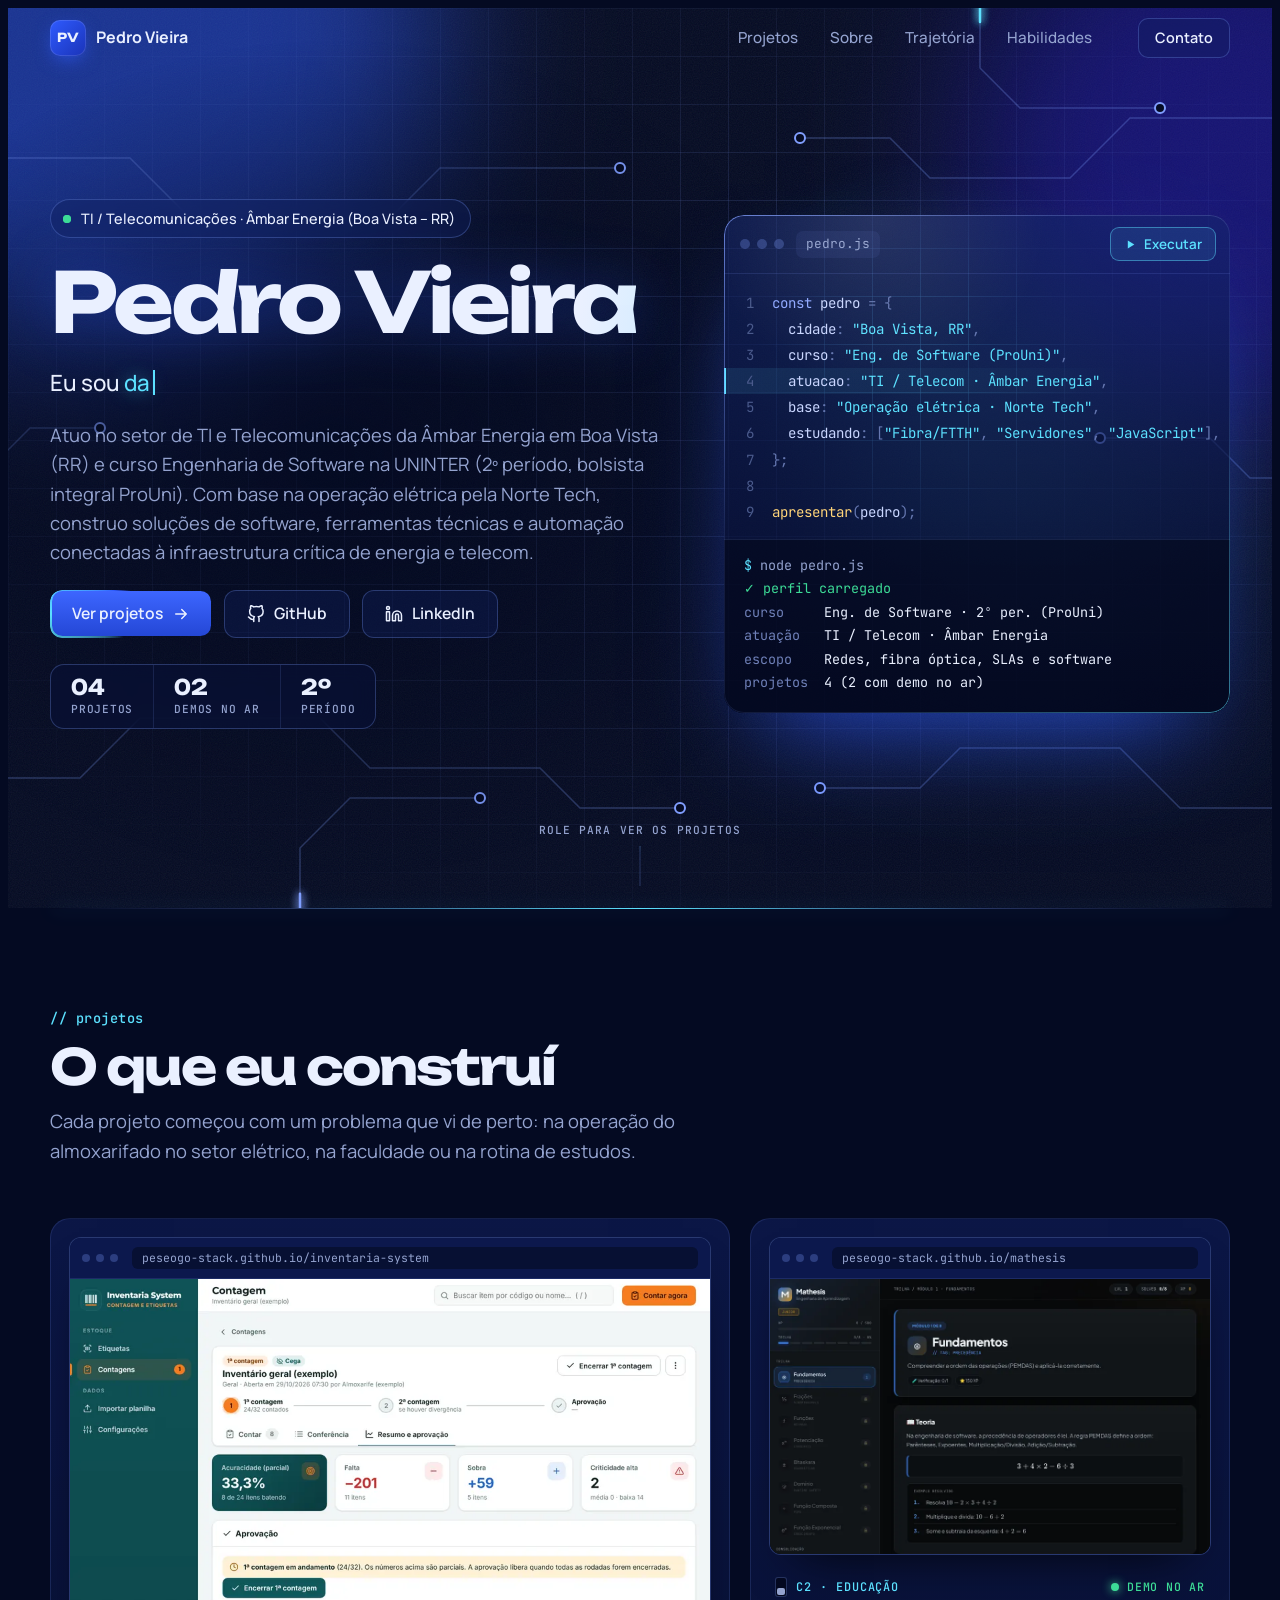
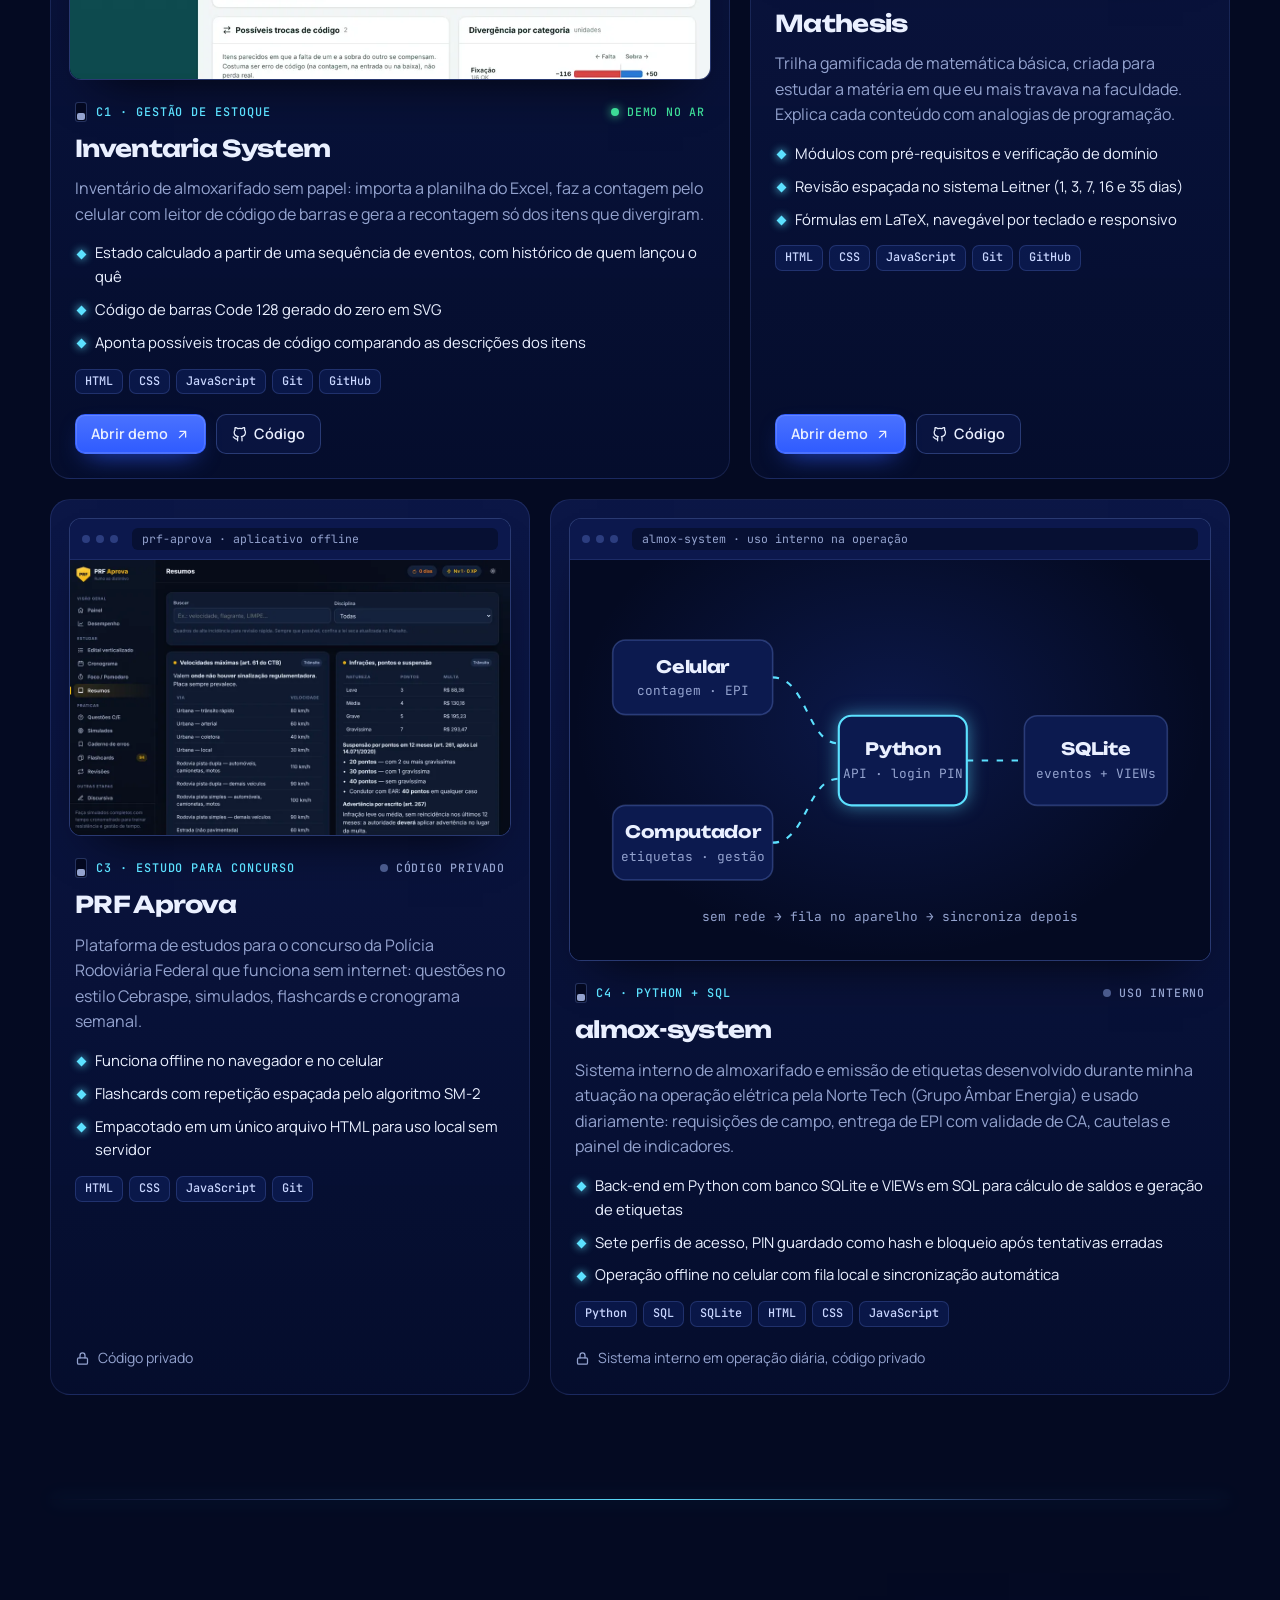
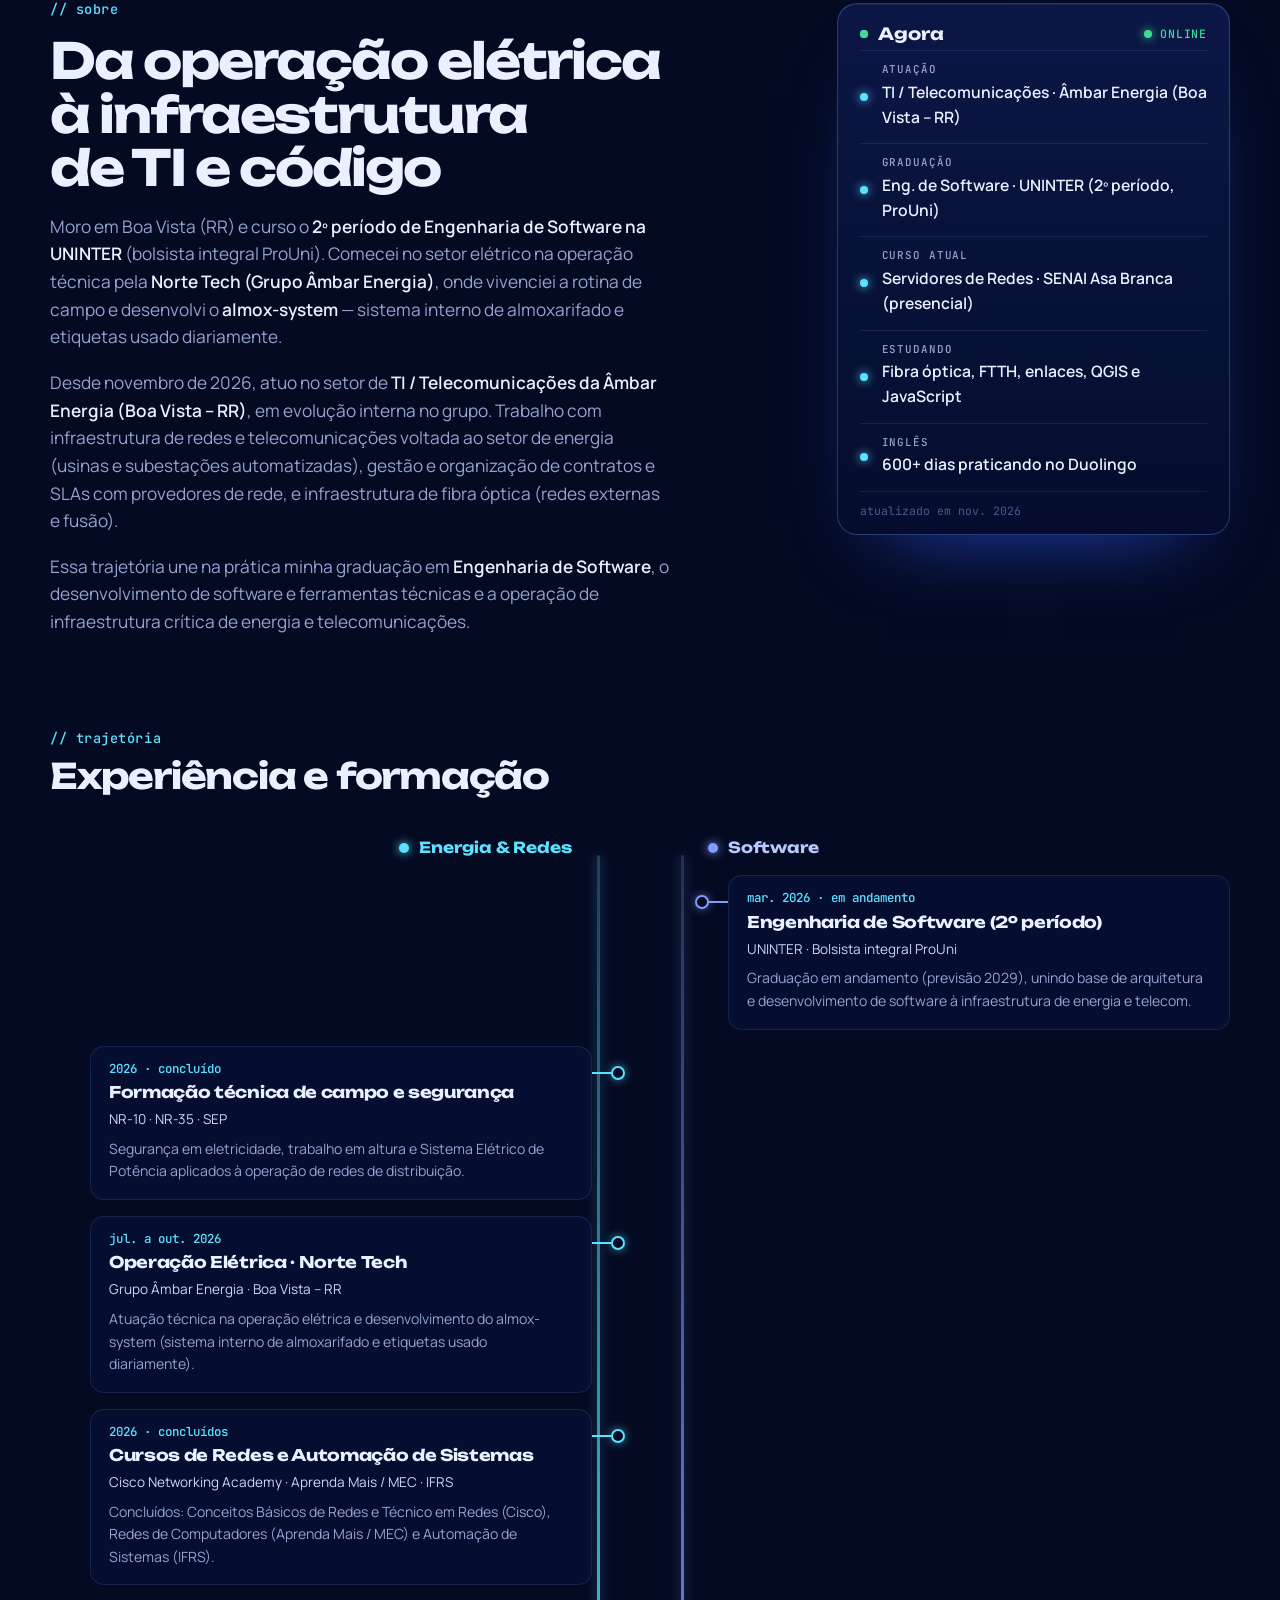
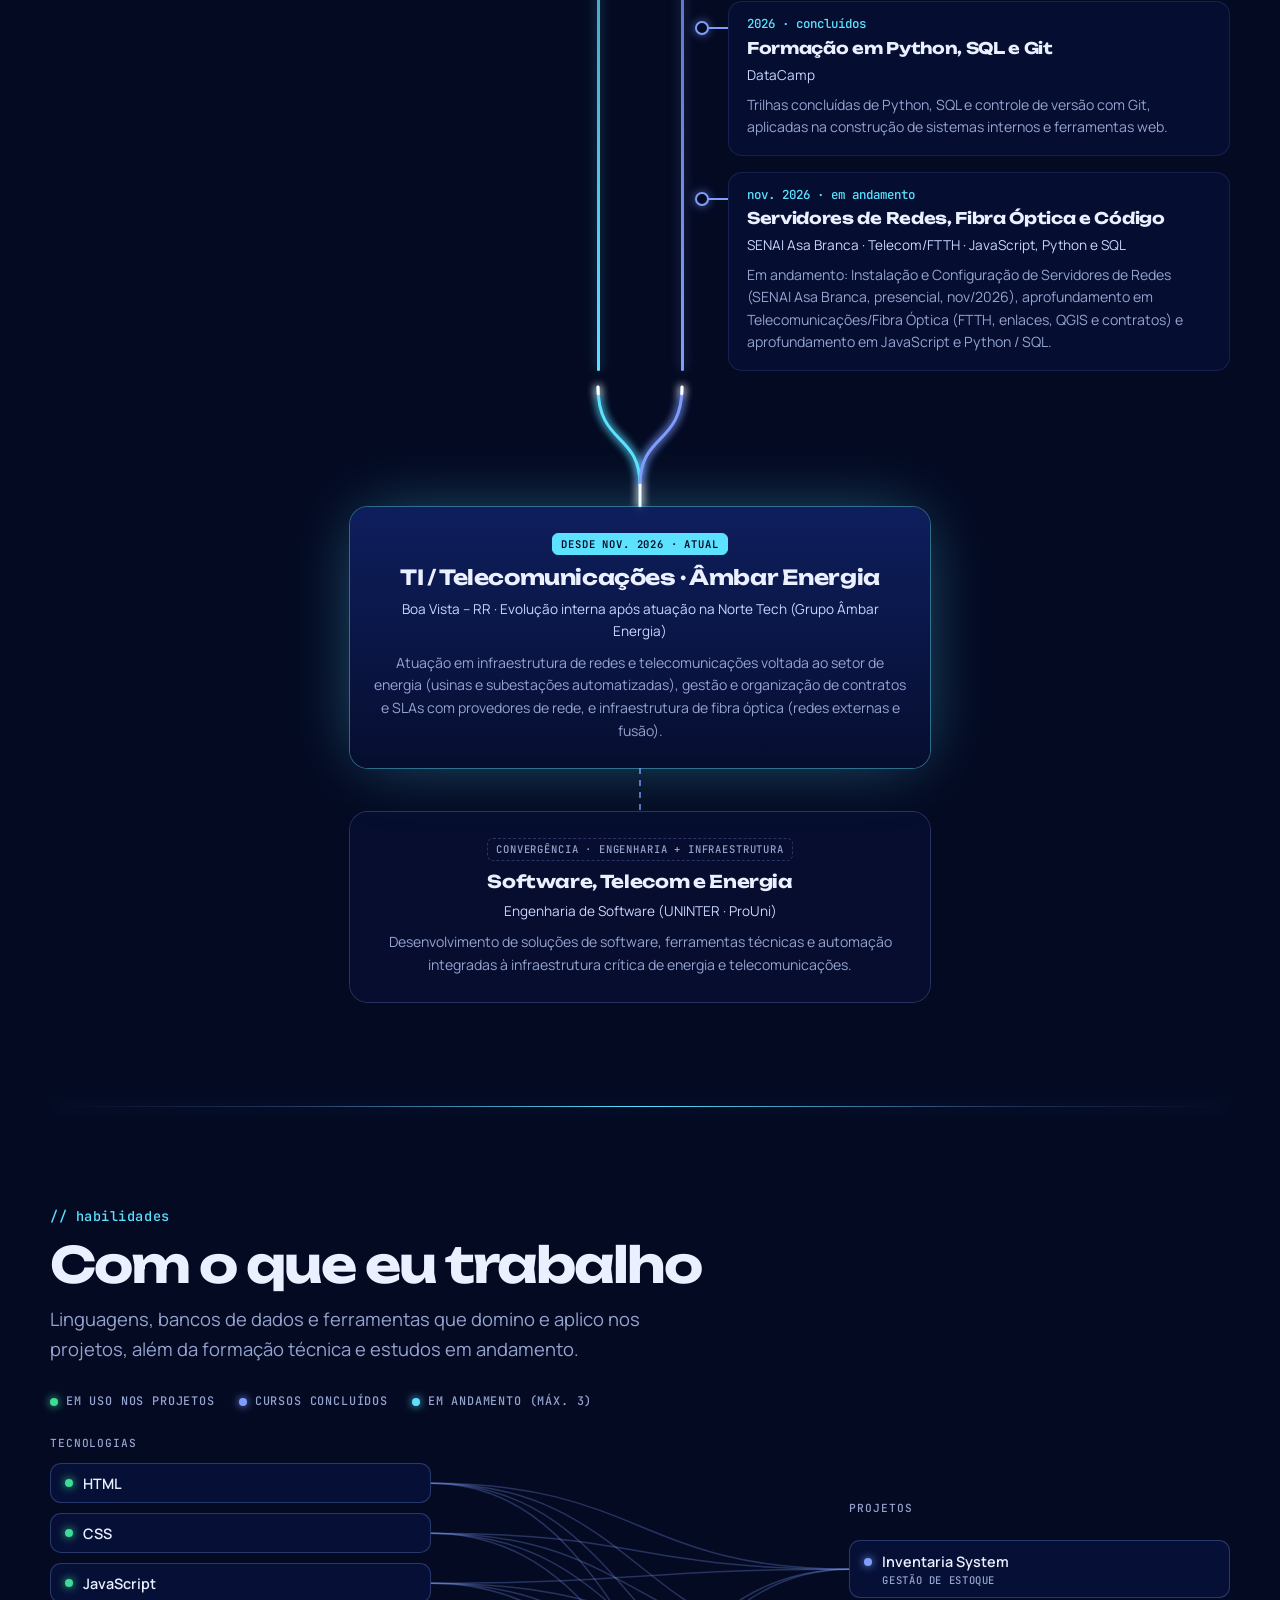
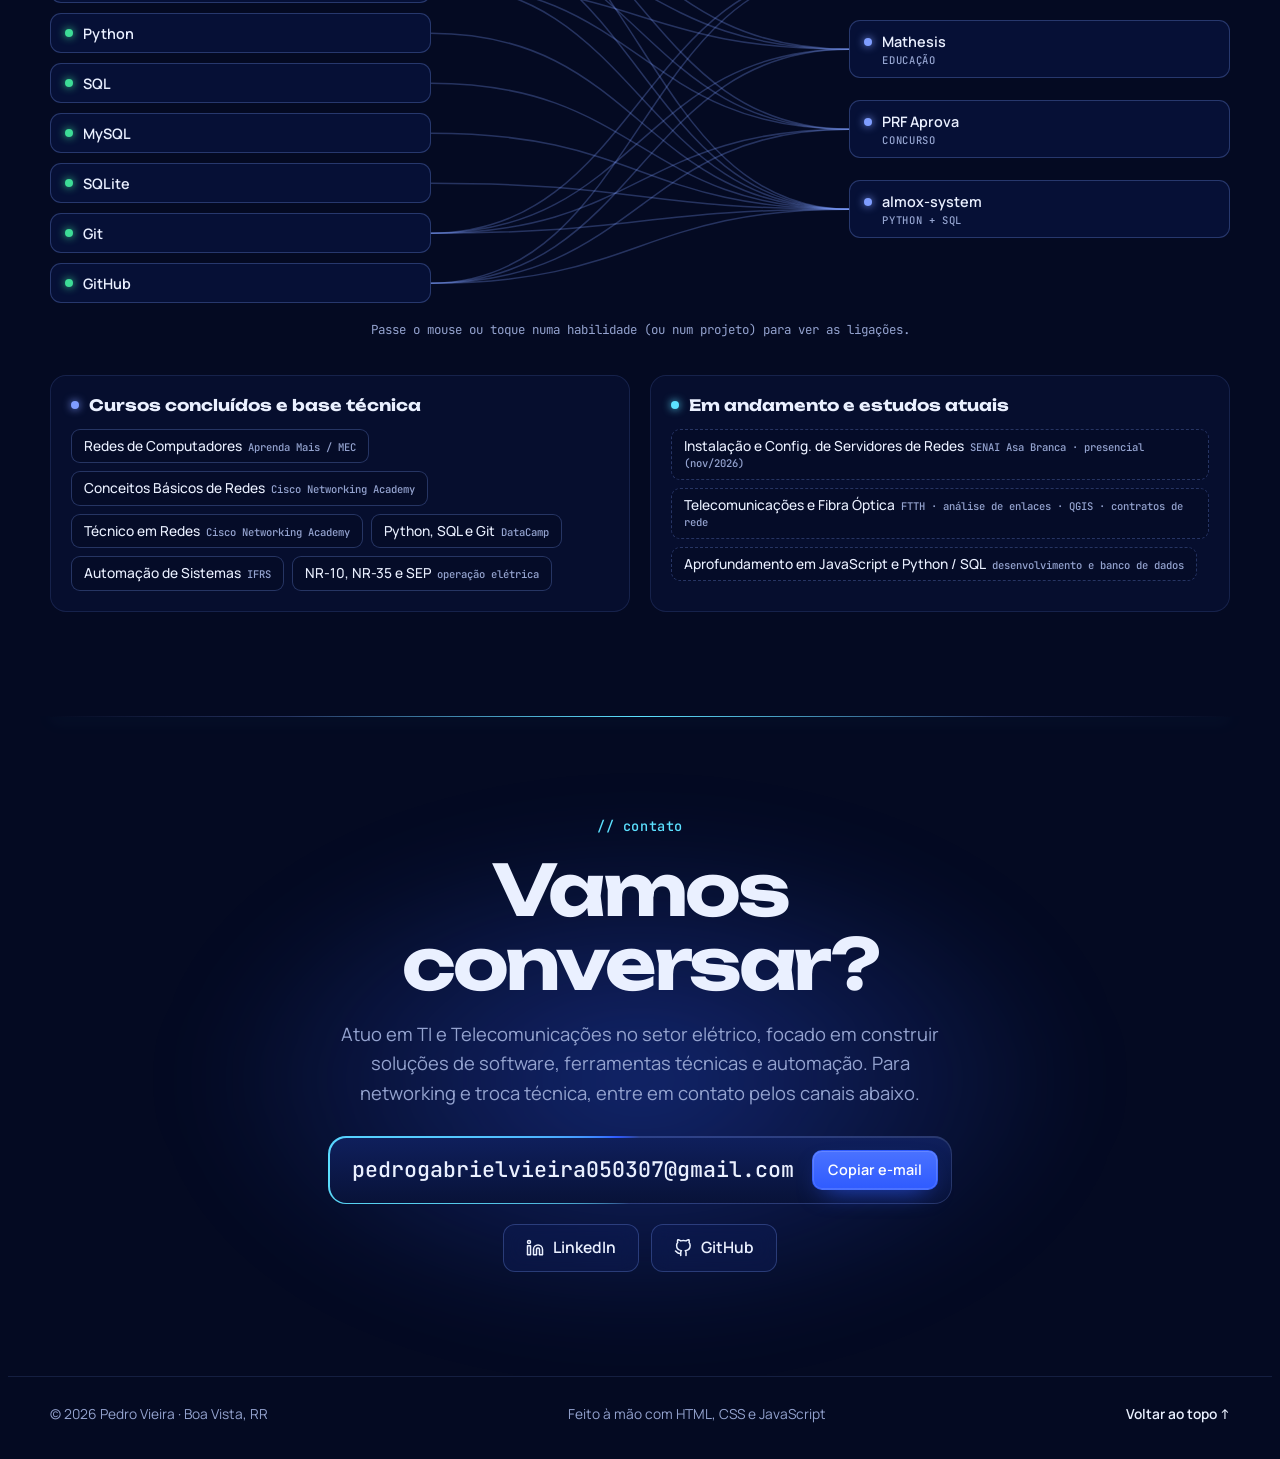
<file: index.html>
<!doctype html>
<html lang="pt-BR">
<head>
  <meta charset="utf-8">
  <meta name="viewport" content="width=device-width, initial-scale=1">
  <title>Pedro Vieira · Engenharia de Software</title>
  <meta name="description" content="Portfólio de Pedro Vieira · TI e Telecomunicações na Âmbar Energia e estudante de Engenharia de Software (UNINTER, bolsista integral ProUni) em Boa Vista – RR. Soluções de software, ferramentas técnicas, redes e fibra óptica.">
  <meta name="author" content="Pedro Gabriel Costa Vieira">
  <link rel="canonical" href="https://peseogo-stack.github.io/">

  <!-- Prévia ao compartilhar o link (LinkedIn, WhatsApp...) -->
  <meta property="og:type" content="website">
  <meta property="og:locale" content="pt_BR">
  <meta property="og:url" content="https://peseogo-stack.github.io/">
  <meta property="og:title" content="Pedro Vieira · Engenharia de Software">
  <meta property="og:description" content="Atuação em TI e Telecomunicações no setor elétrico (Âmbar Energia) e graduando em Engenharia de Software (UNINTER, ProUni). Soluções de software, ferramentas técnicas e infraestrutura de redes e fibra óptica.">
  <meta property="og:image" content="https://peseogo-stack.github.io/img/og.png">
  <meta property="og:image:width" content="1200">
  <meta property="og:image:height" content="630">
  <meta name="twitter:card" content="summary_large_image">

  <meta name="theme-color" content="#040a22">
  <link rel="icon" href="img/favicon.svg" type="image/svg+xml">

  <link rel="preconnect" href="https://fonts.googleapis.com">
  <link rel="preconnect" href="https://fonts.gstatic.com" crossorigin>
  <link href="https://fonts.googleapis.com/css2?family=Unbounded:wght@500;700&family=Manrope:wght@400;500;600;700&family=JetBrains+Mono:wght@400;500&display=swap" rel="stylesheet">
  <link rel="stylesheet" href="css/estilo.css">

  <script type="application/ld+json">
  {
    "@context": "https://schema.org",
    "@type": "Person",
    "name": "Pedro Gabriel Costa Vieira",
    "alternateName": "Pedro Vieira",
    "url": "https://peseogo-stack.github.io/",
    "jobTitle": "TI / Telecomunicações",
    "worksFor": { "@type": "Organization", "name": "Âmbar Energia" },
    "address": { "@type": "PostalAddress", "addressLocality": "Boa Vista", "addressRegion": "RR", "addressCountry": "BR" },
    "alumniOf": { "@type": "CollegeOrUniversity", "name": "UNINTER" },
    "sameAs": [
      "https://github.com/Peseogo-stack",
      "https://www.linkedin.com/in/pedro-gabriel-costa-vieira03052007"
    ]
  }
  </script>
</head>
<body>
<svg width="0" height="0" style="position:absolute" aria-hidden="true">
  <defs>
    <filter id="brilho" x="-20%" y="-20%" width="140%" height="140%">
      <feGaussianBlur stdDeviation="4" result="b"/>
      <feMerge><feMergeNode in="b"/><feMergeNode in="b"/><feMergeNode in="SourceGraphic"/></feMerge>
    </filter>
  </defs>
  <symbol id="i-github" viewBox="0 0 24 24"><path d="M9 19c-5 1.5-5-2.5-7-3m14 6v-3.9a3.4 3.4 0 0 0-.9-2.6c3.1-.4 6.4-1.5 6.4-7A5.4 5.4 0 0 0 20 4.8 5 5 0 0 0 19.9 1S18.7.6 16 2.5a13.4 13.4 0 0 0-7 0C6.3.6 5.1 1 5.1 1A5 5 0 0 0 5 4.8a5.4 5.4 0 0 0-1.5 3.7c0 5.4 3.3 6.6 6.4 7a3.4 3.4 0 0 0-.9 2.6V22"/></symbol>
  <symbol id="i-linkedin" viewBox="0 0 24 24"><path d="M16 8a6 6 0 0 1 6 6v7h-4v-7a2 2 0 0 0-4 0v7h-4v-7a6 6 0 0 1 6-6zM2 9h4v12H2z"/><circle cx="4" cy="4" r="2"/></symbol>
  <symbol id="i-seta" viewBox="0 0 24 24"><path d="M5 12h14M13 6l6 6-6 6"/></symbol>
  <symbol id="i-externo" viewBox="0 0 24 24"><path d="M7 17 17 7M8 7h9v9"/></symbol>
  <symbol id="i-cadeado" viewBox="0 0 24 24"><rect x="4" y="11" width="16" height="10" rx="2"/><path d="M8 11V7a4 4 0 0 1 8 0v4"/></symbol>
  <symbol id="i-menu" viewBox="0 0 24 24"><path d="M4 7h16M4 12h16M4 17h16"/></symbol>
  <symbol id="i-play" viewBox="0 0 24 24"><path d="M7 4.5v15l12-7.5z"/></symbol>
</svg>

  <header class="nav faixa">
    <div class="largura">
      <a class="marca" href="#inicio" aria-label="Pedro Vieira, início">
        <span class="marca__sigla" aria-hidden="true">PV</span>
        <span>Pedro Vieira</span>
      </a>
      <nav class="nav__links" id="menu" aria-label="Seções">
        <a href="#projetos">Projetos</a>
        <a href="#sobre">Sobre</a>
        <a href="#trajetoria">Trajetória</a>
        <a href="#habilidades">Habilidades</a>
      </nav>
      <a class="btn btn--vidro btn--pequeno nav__contato" href="#contato">Contato</a>
      <button class="menu-botao" id="abrir-menu" type="button" aria-label="Abrir menu" aria-expanded="false" aria-controls="menu">
        <svg class="icone" aria-hidden="true"><use href="#i-menu"/></svg>
      </button>
    </div>
  </header>

  <main id="conteudo">

  <!-- ============ TOPO ============ -->
  <section class="hero heroi" id="inicio">
    <div class="fundo" aria-hidden="true">
      <div class="luz luz--1"></div>
      <div class="luz luz--2"></div>
      <div class="luz luz--3"></div>
      <div class="grade"></div>
      <div class="grade grade--viva"></div>

      <!-- circuito para telas largas -->
      <svg class="circuito circuito--h" viewBox="0 0 1440 900" preserveAspectRatio="xMidYMid slice">
        <g class="trilhas">
          <path pathLength="1000" style="--d:0s" d="M-10 150 H210 L270 210 H470 L520 160 H700"/>
          <path pathLength="1000" style="--d:.15s" d="M-10 770 H160 L220 710 H400 L450 760 H620 L660 800 H760"/>
          <path pathLength="1000" style="--d:.1s" d="M1450 110 H1210 L1150 170 H1010 L970 130 H880"/>
          <path pathLength="1000" style="--d:.25s" d="M1450 800 H1260 L1200 740 H1040 L1000 780 H900"/>
          <path pathLength="1000" style="--d:.3s" d="M1450 470 H1330 L1290 430 H1180"/>
          <path pathLength="1000" style="--d:.2s" d="M380 910 V840 L430 790 H560"/>
          <path pathLength="1000" style="--d:.35s" d="M1060 -10 V60 L1100 100 H1240"/>
          <path pathLength="1000" style="--d:.05s" d="M-10 460 H70 L110 420 H180"/>
        </g>
        <g class="pulsos" filter="url(#brilho)">
          <path pathLength="1000" style="--dur:5s;--atraso:1.4s" d="M-10 150 H210 L270 210 H470 L520 160 H700"/>
          <path pathLength="1000" style="--dur:6s;--atraso:2.6s" d="M-10 770 H160 L220 710 H400 L450 760 H620 L660 800 H760"/>
          <path pathLength="1000" style="--dur:4.4s;--atraso:2s" d="M1450 110 H1210 L1150 170 H1010 L970 130 H880"/>
          <path pathLength="1000" style="--dur:5.6s;--atraso:3.4s" d="M1450 800 H1260 L1200 740 H1040 L1000 780 H900"/>
          <path pathLength="1000" style="--dur:3.6s;--atraso:1.7s" d="M1450 470 H1330 L1290 430 H1180"/>
          <path pathLength="1000" style="--dur:4s;--atraso:3s" d="M380 910 V840 L430 790 H560"/>
          <path pathLength="1000" style="--dur:4.2s;--atraso:3.8s" d="M1060 -10 V60 L1100 100 H1240"/>
          <path pathLength="1000" style="--dur:3.8s;--atraso:2.3s" d="M-10 460 H70 L110 420 H180"/>
        </g>
        <g class="surto" filter="url(#brilho)">
          <path pathLength="1000" style="--s:0s" d="M-10 150 H210 L270 210 H470 L520 160 H700"/>
          <path pathLength="1000" style="--s:.1s" d="M-10 770 H160 L220 710 H400 L450 760 H620 L660 800 H760"/>
          <path pathLength="1000" style="--s:.05s" d="M1450 110 H1210 L1150 170 H1010 L970 130 H880"/>
          <path pathLength="1000" style="--s:.15s" d="M1450 800 H1260 L1200 740 H1040 L1000 780 H900"/>
          <path pathLength="1000" style="--s:.2s" d="M1450 470 H1330 L1290 430 H1180"/>
          <path pathLength="1000" style="--s:.1s" d="M380 910 V840 L430 790 H560"/>
          <path pathLength="1000" style="--s:.25s" d="M1060 -10 V60 L1100 100 H1240"/>
          <path pathLength="1000" style="--s:.05s" d="M-10 460 H70 L110 420 H180"/>
        </g>
        <g class="nos">
          <g style="--dur:5s;--atraso:1.4s;--s:0s"><circle class="halo" cx="700" cy="160" r="5"/><circle class="faisca" cx="700" cy="160" r="5"/><circle class="no" cx="700" cy="160" r="5"/></g>
          <g style="--dur:6s;--atraso:2.6s;--s:.1s"><circle class="halo" cx="760" cy="800" r="5"/><circle class="faisca" cx="760" cy="800" r="5"/><circle class="no" cx="760" cy="800" r="5"/></g>
          <g style="--dur:4.4s;--atraso:2s;--s:.05s"><circle class="halo" cx="880" cy="130" r="5"/><circle class="faisca" cx="880" cy="130" r="5"/><circle class="no" cx="880" cy="130" r="5"/></g>
          <g style="--dur:5.6s;--atraso:3.4s;--s:.15s"><circle class="halo" cx="900" cy="780" r="5"/><circle class="faisca" cx="900" cy="780" r="5"/><circle class="no" cx="900" cy="780" r="5"/></g>
          <g style="--dur:3.6s;--atraso:1.7s;--s:.2s"><circle class="halo" cx="1180" cy="430" r="5"/><circle class="faisca" cx="1180" cy="430" r="5"/><circle class="no" cx="1180" cy="430" r="5"/></g>
          <g style="--dur:4s;--atraso:3s;--s:.1s"><circle class="halo" cx="560" cy="790" r="5"/><circle class="faisca" cx="560" cy="790" r="5"/><circle class="no" cx="560" cy="790" r="5"/></g>
          <g style="--dur:4.2s;--atraso:3.8s;--s:.25s"><circle class="halo" cx="1240" cy="100" r="5"/><circle class="faisca" cx="1240" cy="100" r="5"/><circle class="no" cx="1240" cy="100" r="5"/></g>
          <g style="--dur:3.8s;--atraso:2.3s;--s:.05s"><circle class="halo" cx="180" cy="420" r="5"/><circle class="faisca" cx="180" cy="420" r="5"/><circle class="no" cx="180" cy="420" r="5"/></g>
        </g>
      </svg>

      <!-- circuito para celular (em pé) -->
      <svg class="circuito circuito--v" viewBox="0 0 400 900" preserveAspectRatio="xMidYMid slice">
        <g class="trilhas">
          <path pathLength="1000" style="--d:0s" d="M-10 96 H90 L130 136 H236"/>
          <path pathLength="1000" style="--d:.1s" d="M410 64 H330 L290 104 V176"/>
          <path pathLength="1000" style="--d:.2s" d="M410 540 H340 L300 580 H246"/>
          <path pathLength="1000" style="--d:.15s" d="M-10 660 H50 L90 700 H170"/>
          <path pathLength="1000" style="--d:.3s" d="M110 910 V846 L150 806 H262"/>
          <path pathLength="1000" style="--d:.25s" d="M410 300 H372 L346 274 H310"/>
        </g>
        <g class="pulsos" filter="url(#brilho)">
          <path pathLength="1000" style="--dur:4.4s;--atraso:1.4s" d="M-10 96 H90 L130 136 H236"/>
          <path pathLength="1000" style="--dur:5s;--atraso:2.2s" d="M410 64 H330 L290 104 V176"/>
          <path pathLength="1000" style="--dur:4s;--atraso:1.8s" d="M410 540 H340 L300 580 H246"/>
          <path pathLength="1000" style="--dur:4.8s;--atraso:2.8s" d="M-10 660 H50 L90 700 H170"/>
          <path pathLength="1000" style="--dur:4.2s;--atraso:3.2s" d="M110 910 V846 L150 806 H262"/>
          <path pathLength="1000" style="--dur:3.6s;--atraso:2.5s" d="M410 300 H372 L346 274 H310"/>
        </g>
        <g class="surto" filter="url(#brilho)">
          <path pathLength="1000" style="--s:0s" d="M-10 96 H90 L130 136 H236"/>
          <path pathLength="1000" style="--s:.1s" d="M410 64 H330 L290 104 V176"/>
          <path pathLength="1000" style="--s:.2s" d="M410 540 H340 L300 580 H246"/>
          <path pathLength="1000" style="--s:.05s" d="M-10 660 H50 L90 700 H170"/>
          <path pathLength="1000" style="--s:.15s" d="M110 910 V846 L150 806 H262"/>
          <path pathLength="1000" style="--s:.25s" d="M410 300 H372 L346 274 H310"/>
        </g>
        <g class="nos">
          <g style="--dur:4.4s;--atraso:1.4s;--s:0s"><circle class="halo" cx="236" cy="136" r="5"/><circle class="faisca" cx="236" cy="136" r="5"/><circle class="no" cx="236" cy="136" r="5"/></g>
          <g style="--dur:5s;--atraso:2.2s;--s:.1s"><circle class="halo" cx="290" cy="176" r="5"/><circle class="faisca" cx="290" cy="176" r="5"/><circle class="no" cx="290" cy="176" r="5"/></g>
          <g style="--dur:4s;--atraso:1.8s;--s:.2s"><circle class="halo" cx="246" cy="580" r="5"/><circle class="faisca" cx="246" cy="580" r="5"/><circle class="no" cx="246" cy="580" r="5"/></g>
          <g style="--dur:4.8s;--atraso:2.8s;--s:.05s"><circle class="halo" cx="170" cy="700" r="5"/><circle class="faisca" cx="170" cy="700" r="5"/><circle class="no" cx="170" cy="700" r="5"/></g>
          <g style="--dur:4.2s;--atraso:3.2s;--s:.15s"><circle class="halo" cx="262" cy="806" r="5"/><circle class="faisca" cx="262" cy="806" r="5"/><circle class="no" cx="262" cy="806" r="5"/></g>
          <g style="--dur:3.6s;--atraso:2.5s;--s:.25s"><circle class="halo" cx="310" cy="274" r="5"/><circle class="faisca" cx="310" cy="274" r="5"/><circle class="no" cx="310" cy="274" r="5"/></g>
        </g>
      </svg>

      <div class="grao"></div>
      <div class="holofote"></div>
      <div class="heroi__vinheta"></div>
    </div>

    <div class="faixa">
      <div class="largura heroi__grade">
        <div class="heroi__texto">
          <p class="pilula entra" style="--d:.05s"><span class="ponto" aria-hidden="true"></span>TI / Telecomunicações · Âmbar Energia (Boa Vista – RR)</p>
          <h1 class="heroi__nome">Pedro Vieira</h1>
          <p class="digitando entra" style="--d:.28s" aria-label="Eu sou da área de TI e Telecomunicações, estudante de Engenharia de Software e eletricista de rede">
            <span aria-hidden="true">Eu sou </span><span class="digitando__texto" aria-hidden="true">da área de TI e Telecomunicações</span><span class="caret" aria-hidden="true"></span>
          </p>
          <p class="lead entra" style="--d:.38s">Atuo no setor de TI e Telecomunicações da Âmbar Energia em Boa Vista (RR) e curso Engenharia de Software na UNINTER (2º período, bolsista integral ProUni). Com base na operação elétrica pela Norte Tech, construo soluções de software, ferramentas técnicas e automação conectadas à infraestrutura crítica de energia e telecom.</p>
          <div class="botoes entra" style="--d:.48s">
            <a class="btn btn--corrente magnetico" href="#projetos">Ver projetos <svg class="icone" aria-hidden="true"><use href="#i-seta"/></svg></a>
            <a class="btn btn--vidro magnetico" href="https://github.com/Peseogo-stack" target="_blank" rel="noopener"><svg class="icone" aria-hidden="true"><use href="#i-github"/></svg>GitHub</a>
            <a class="btn btn--vidro magnetico" href="https://www.linkedin.com/in/pedro-gabriel-costa-vieira03052007" target="_blank" rel="noopener"><svg class="icone" aria-hidden="true"><use href="#i-linkedin"/></svg>LinkedIn</a>
          </div>
          <dl class="medidor entra" style="--d:.6s">
            <div><dt>Projetos</dt><dd>04</dd></div>
            <div><dt>Demos no ar</dt><dd>02</dd></div>
            <div><dt>Período</dt><dd>2º</dd></div>
          </dl>
        </div>

        <div class="heroi__cartao-zona entra" style="--d:.5s">
          <div class="heroi__flutua">
            <div class="heroi__cartao" id="cartao">
              <div class="heroi__barra">
                <span class="heroi__bolinhas" aria-hidden="true"><i></i><i></i><i></i></span>
                <span class="heroi__arquivo">pedro.js</span>
                <button type="button" class="heroi__executar" id="executar"><svg class="icone" aria-hidden="true"><use href="#i-play"/></svg><span id="executar-texto">Executar</span></button>
              </div>
              <div class="heroi__codigo" role="img" aria-label="Código descrevendo o Pedro: cidade Boa Vista, curso Engenharia de Software (ProUni), atuação em TI e Telecom na Âmbar Energia, base na operação elétrica (Norte Tech), estudando Fibra/FTTH, Servidores e JavaScript.">
                <span class="l"><span class="c-pal">const</span> <span class="c-cha">pedro</span> <span class="c-pon">=</span> <span class="c-pon">{</span></span>
                <span class="l">  <span class="c-cha">cidade</span><span class="c-pon">:</span> <span class="c-txt">"Boa Vista, RR"</span><span class="c-pon">,</span></span>
                <span class="l">  <span class="c-cha">curso</span><span class="c-pon">:</span> <span class="c-txt">"Eng. de Software (ProUni)"</span><span class="c-pon">,</span></span>
                <span class="l l--ativa">  <span class="c-cha">atuacao</span><span class="c-pon">:</span> <span class="c-txt">"TI / Telecom · Âmbar Energia"</span><span class="c-pon">,</span></span>
                <span class="l">  <span class="c-cha">base</span><span class="c-pon">:</span> <span class="c-txt">"Operação elétrica · Norte Tech"</span><span class="c-pon">,</span></span>
                <span class="l">  <span class="c-cha">estudando</span><span class="c-pon">:</span> <span class="c-pon">[</span><span class="c-txt">"Fibra/FTTH"</span><span class="c-pon">,</span> <span class="c-txt">"Servidores"</span><span class="c-pon">,</span> <span class="c-txt">"JavaScript"</span><span class="c-pon">],</span></span>
                <span class="l"><span class="c-pon">};</span></span>
                <span class="l"> </span>
                <span class="l"><span class="c-fn">apresentar</span><span class="c-pon">(</span><span class="c-cha">pedro</span><span class="c-pon">);</span></span>
              </div>
              <div class="heroi__console">
                <p class="heroi__cmd"><span class="c-prompt">$</span> node pedro.js</p>
                <div class="saida" id="saida" aria-live="polite">
                  <p class="ok" style="--i:0">✓ perfil carregado</p>
                  <p style="--i:1"><span class="k">curso</span><span>Eng. de Software · 2º per. (ProUni)</span></p>
                  <p style="--i:2"><span class="k">atuação</span><span>TI / Telecom · Âmbar Energia</span></p>
                  <p style="--i:3"><span class="k">escopo</span><span>Redes, fibra óptica, SLAs e software</span></p>
                  <p style="--i:4"><span class="k">projetos</span><span>4 (2 com demo no ar)</span></p>
                </div>
              </div>
            </div>
          </div>
        </div>
      </div>
    </div>

    <a class="rolar" href="#projetos"><span>Role para ver os projetos</span><i aria-hidden="true"></i></a>
  </section>

    <!-- ============ PROJETOS ============ -->
    <!-- Para adicionar um projeto, copie um <article class="vcard rola"> inteiro e troque os textos. -->
    <section class="secao" id="projetos" aria-labelledby="projetos-titulo">
      <div class="faixa">
        <div class="largura">
          <header class="secao__topo">
            <p class="eyebrow-mono">// projetos</p>
            <h2 class="titulo-secao" id="projetos-titulo">O que eu construí</h2>
            <p class="lead">Cada projeto começou com um problema que vi de perto: na operação do almoxarifado no setor elétrico, na faculdade ou na rotina de estudos.</p>
          </header>
          <div class="vitrine" id="vitrine">
          <article class="vcard rola">
            <div class="vcard__midia">
              <div class="janela">
                <div class="janela__barra" aria-hidden="true"><i></i><i></i><i></i><span>peseogo-stack.github.io/inventaria-system</span></div>
                <div class="janela__tela"><img src="img/inventaria-system.webp" alt="Tela do Inventaria System" loading="lazy" width="960" height="600"></div>
              </div>
            </div>
            <div class="vcard__corpo">
              <div class="vcard__meta"><span class="tipo"><span class="mini-disj" aria-hidden="true"><i></i></span>C1 · Gestão de estoque</span><span class="led led--demo">Demo no ar</span></div>
              <h3>Inventaria System</h3>
              <p class="resumo">Inventário de almoxarifado sem papel: importa a planilha do Excel, faz a contagem pelo celular com leitor de código de barras e gera a recontagem só dos itens que divergiram.</p>
              <ul class="destaques">
                  <li>Estado calculado a partir de uma sequência de eventos, com histórico de quem lançou o quê</li>
                  <li>Código de barras Code 128 gerado do zero em SVG</li>
                  <li>Aponta possíveis trocas de código comparando as descrições dos itens</li>
              </ul>
              <ul class="tags" aria-label="Tecnologias"><li>HTML</li><li>CSS</li><li>JavaScript</li><li>Git</li><li>GitHub</li></ul>
                <div class="links">
                  <a class="link-proj link-proj--forte" href="https://peseogo-stack.github.io/inventaria-system/" target="_blank" rel="noopener">Abrir demo <svg class="icone" aria-hidden="true"><use href="#i-externo"/></svg></a>
                  <a class="link-proj" href="https://github.com/Peseogo-stack/inventaria-system" target="_blank" rel="noopener"><svg class="icone" aria-hidden="true"><use href="#i-github"/></svg>Código</a>
                </div>
            </div>
          </article>
          <article class="vcard rola">
            <div class="vcard__midia">
              <div class="janela">
                <div class="janela__barra" aria-hidden="true"><i></i><i></i><i></i><span>peseogo-stack.github.io/mathesis</span></div>
                <div class="janela__tela"><img src="img/mathesis.webp" alt="Tela do Mathesis" loading="lazy" width="960" height="600"></div>
              </div>
            </div>
            <div class="vcard__corpo">
              <div class="vcard__meta"><span class="tipo"><span class="mini-disj" aria-hidden="true"><i></i></span>C2 · Educação</span><span class="led led--demo">Demo no ar</span></div>
              <h3>Mathesis</h3>
              <p class="resumo">Trilha gamificada de matemática básica, criada para estudar a matéria em que eu mais travava na faculdade. Explica cada conteúdo com analogias de programação.</p>
              <ul class="destaques">
                  <li>Módulos com pré-requisitos e verificação de domínio</li>
                  <li>Revisão espaçada no sistema Leitner (1, 3, 7, 16 e 35 dias)</li>
                  <li>Fórmulas em LaTeX, navegável por teclado e responsivo</li>
              </ul>
              <ul class="tags" aria-label="Tecnologias"><li>HTML</li><li>CSS</li><li>JavaScript</li><li>Git</li><li>GitHub</li></ul>
                <div class="links">
                  <a class="link-proj link-proj--forte" href="https://peseogo-stack.github.io/mathesis/" target="_blank" rel="noopener">Abrir demo <svg class="icone" aria-hidden="true"><use href="#i-externo"/></svg></a>
                  <a class="link-proj" href="https://github.com/Peseogo-stack/mathesis" target="_blank" rel="noopener"><svg class="icone" aria-hidden="true"><use href="#i-github"/></svg>Código</a>
                </div>
            </div>
          </article>
          <article class="vcard rola">
            <div class="vcard__midia">
              <div class="janela">
                <div class="janela__barra" aria-hidden="true"><i></i><i></i><i></i><span>prf-aprova · aplicativo offline</span></div>
                <div class="janela__tela"><img src="img/prf-aprova.webp" alt="Tela do PRF Aprova" loading="lazy" width="960" height="600"></div>
              </div>
            </div>
            <div class="vcard__corpo">
              <div class="vcard__meta"><span class="tipo"><span class="mini-disj" aria-hidden="true"><i></i></span>C3 · Estudo para concurso</span><span class="led">Código privado</span></div>
              <h3>PRF Aprova</h3>
              <p class="resumo">Plataforma de estudos para o concurso da Polícia Rodoviária Federal que funciona sem internet: questões no estilo Cebraspe, simulados, flashcards e cronograma semanal.</p>
              <ul class="destaques">
                  <li>Funciona offline no navegador e no celular</li>
                  <li>Flashcards com repetição espaçada pelo algoritmo SM-2</li>
                  <li>Empacotado em um único arquivo HTML para uso local sem servidor</li>
              </ul>
              <ul class="tags" aria-label="Tecnologias"><li>HTML</li><li>CSS</li><li>JavaScript</li><li>Git</li></ul>
                <p class="privado"><svg class="icone" aria-hidden="true"><use href="#i-cadeado"/></svg>Código privado</p>
            </div>
          </article>
          <article class="vcard rola">
            <div class="vcard__midia">
              <div class="janela">
                <div class="janela__barra" aria-hidden="true"><i></i><i></i><i></i><span>almox-system · uso interno na operação</span></div>
                <div class="janela__tela"><svg class="diagrama" viewBox="0 0 600 375" role="img" aria-label="Arquitetura do almox-system: celular e computador enviam dados para uma API em Python, que grava no SQLite">
                    <g class="dg-fluxo"><path d="M190 110 C222 110 222 172 252 172"/><path d="M190 265 C222 265 222 205 252 205"/><path d="M372 188 H426"/></g>
                    <g class="dg-caixa"><rect x="40" y="75" width="150" height="70" rx="12"/><rect x="40" y="230" width="150" height="70" rx="12"/><rect x="252" y="146" width="120" height="84" rx="12" class="dg-destaque"/><rect x="426" y="146" width="134" height="84" rx="12"/></g>
                    <g class="dg-texto">
                      <text x="115" y="106">Celular</text><text x="115" y="127" class="dg-mono">contagem · EPI</text>
                      <text x="115" y="261">Computador</text><text x="115" y="282" class="dg-mono">etiquetas · gestão</text>
                      <text x="312" y="183">Python</text><text x="312" y="204" class="dg-mono">API · login PIN</text>
                      <text x="493" y="183">SQLite</text><text x="493" y="204" class="dg-mono">eventos + VIEWs</text>
                      <text x="300" y="338" class="dg-mono">sem rede → fila no aparelho → sincroniza depois</text>
                    </g>
                  </svg></div>
              </div>
            </div>
            <div class="vcard__corpo">
              <div class="vcard__meta"><span class="tipo"><span class="mini-disj" aria-hidden="true"><i></i></span>C4 · Python + SQL</span><span class="led">Uso interno</span></div>
              <h3>almox-system</h3>
              <p class="resumo">Sistema interno de almoxarifado e emissão de etiquetas desenvolvido durante minha atuação na operação elétrica pela Norte Tech (Grupo Âmbar Energia) e usado diariamente: requisições de campo, entrega de EPI com validade de CA, cautelas e painel de indicadores.</p>
              <ul class="destaques">
                  <li>Back-end em Python com banco SQLite e VIEWs em SQL para cálculo de saldos e geração de etiquetas</li>
                  <li>Sete perfis de acesso, PIN guardado como hash e bloqueio após tentativas erradas</li>
                  <li>Operação offline no celular com fila local e sincronização automática</li>
              </ul>
              <ul class="tags" aria-label="Tecnologias"><li>Python</li><li>SQL</li><li>SQLite</li><li>HTML</li><li>CSS</li><li>JavaScript</li></ul>
                <p class="privado"><svg class="icone" aria-hidden="true"><use href="#i-cadeado"/></svg>Sistema interno em operação diária, código privado</p>
            </div>
          </article>
          </div>
        </div>
      </div>
    </section>

    <!-- ============ SOBRE E TRAJETÓRIA ============ -->
    <section class="secao" id="sobre" aria-labelledby="sobre-titulo">
      <div class="faixa">
        <div class="largura">
          <div class="sobre">
            <div class="sobre__texto">
              <p class="eyebrow-mono">// sobre</p>
              <h2 class="titulo-secao" id="sobre-titulo">Da operação elétrica à infraestrutura de TI e código</h2>
              <p>Moro em Boa Vista (RR) e curso o <strong>2º período de Engenharia de Software na UNINTER</strong> (bolsista integral ProUni). Comecei no setor elétrico na operação técnica pela <strong>Norte Tech (Grupo Âmbar Energia)</strong>, onde vivenciei a rotina de campo e desenvolvi o <strong>almox-system</strong> — sistema interno de almoxarifado e etiquetas usado diariamente.</p>
              <p>Desde novembro de 2026, atuo no setor de <strong>TI / Telecomunicações da Âmbar Energia (Boa Vista – RR)</strong>, em evolução interna no grupo. Trabalho com infraestrutura de redes e telecomunicações voltada ao setor de energia (usinas e subestações automatizadas), gestão e organização de contratos e SLAs com provedores de rede, e infraestrutura de fibra óptica (redes externas e fusão).</p>
              <p>Essa trajetória une na prática minha graduação em <strong>Engenharia de Software</strong>, o desenvolvimento de software e ferramentas técnicas e a operação de infraestrutura crítica de energia e telecomunicações.</p>
            </div>
            <aside class="agora" aria-labelledby="agora-titulo">
              <div class="agora__topo">
                <h3 class="agora__titulo" id="agora-titulo"><span class="ponto" aria-hidden="true"></span>Agora</h3>
                <span class="led led--demo">online</span>
              </div>
              <!-- Atualize esta lista (e a data) de tempos em tempos -->
              <ul class="agora__lista">
                <li><span class="agora__rotulo">Atuação</span><span class="agora__valor">TI / Telecomunicações · Âmbar Energia (Boa Vista – RR)</span></li>
                <li><span class="agora__rotulo">Graduação</span><span class="agora__valor">Eng. de Software · UNINTER (2º período, ProUni)</span></li>
                <li><span class="agora__rotulo">Curso atual</span><span class="agora__valor">Servidores de Redes · SENAI Asa Branca (presencial)</span></li>
                <li><span class="agora__rotulo">Estudando</span><span class="agora__valor">Fibra óptica, FTTH, enlaces, QGIS e JavaScript</span></li>
                <li><span class="agora__rotulo">Inglês</span><span class="agora__valor">600+ dias praticando no Duolingo</span></li>
              </ul>
              <p class="agora__data">atualizado em nov. 2026</p>
            </aside>
          </div>

          <div class="trajetoria" id="trajetoria">
            <div class="trajetoria__topo">
              <p class="eyebrow-mono">// trajetória</p>
              <h3 class="titulo-sub">Experiência e formação</h3>
            </div>

            <!-- Dois fios: elétrica (esquerda) e software (direita) se juntam no objetivo -->
            <div class="fios">
              <div class="fios__cabecas" aria-hidden="true"><span class="fios__rotulo fios__rotulo--ele">Energia &amp; Redes</span><span></span><span class="fios__rotulo fios__rotulo--sw">Software</span></div>
              <ol class="fios__grade">
              <li class="fio-item fio-item--software" style="grid-row:1">
                <span class="area area--software">Software</span>
                <span class="tl-data">mar. 2026 · em andamento</span>
                <h4 class="tl-titulo">Engenharia de Software (2º período)</h4>
                <p class="tl-local">UNINTER · Bolsista integral ProUni</p>
                <p class="tl-desc">Graduação em andamento (previsão 2029), unindo base de arquitetura e desenvolvimento de software à infraestrutura de energia e telecom.</p>
              </li>
              <li class="fio-item fio-item--eletrica" style="grid-row:2">
                <span class="area area--eletrica">Elétrica</span>
                <span class="tl-data">2026 · concluído</span>
                <h4 class="tl-titulo">Formação técnica de campo e segurança</h4>
                <p class="tl-local">NR-10 · NR-35 · SEP</p>
                <p class="tl-desc">Segurança em eletricidade, trabalho em altura e Sistema Elétrico de Potência aplicados à operação de redes de distribuição.</p>
              </li>
              <li class="fio-item fio-item--eletrica" style="grid-row:3">
                <span class="area area--eletrica">Elétrica</span>
                <span class="tl-data">jul. a out. 2026</span>
                <h4 class="tl-titulo">Operação Elétrica · Norte Tech</h4>
                <p class="tl-local">Grupo Âmbar Energia · Boa Vista – RR</p>
                <p class="tl-desc">Atuação técnica na operação elétrica e desenvolvimento do almox-system (sistema interno de almoxarifado e etiquetas usado diariamente).</p>
              </li>
              <li class="fio-item fio-item--eletrica" style="grid-row:4">
                <span class="area area--eletrica">Redes e Automação</span>
                <span class="tl-data">2026 · concluídos</span>
                <h4 class="tl-titulo">Cursos de Redes e Automação de Sistemas</h4>
                <p class="tl-local">Cisco Networking Academy · Aprenda Mais / MEC · IFRS</p>
                <p class="tl-desc">Concluídos: Conceitos Básicos de Redes e Técnico em Redes (Cisco), Redes de Computadores (Aprenda Mais / MEC) e Automação de Sistemas (IFRS).</p>
              </li>
              <li class="fio-item fio-item--software" style="grid-row:5">
                <span class="area area--software">Software</span>
                <span class="tl-data">2026 · concluídos</span>
                <h4 class="tl-titulo">Formação em Python, SQL e Git</h4>
                <p class="tl-local">DataCamp</p>
                <p class="tl-desc">Trilhas concluídas de Python, SQL e controle de versão com Git, aplicadas na construção de sistemas internos e ferramentas web.</p>
              </li>
              <li class="fio-item fio-item--software" style="grid-row:6">
                <span class="area area--software">Em andamento</span>
                <span class="tl-data">nov. 2026 · em andamento</span>
                <h4 class="tl-titulo">Servidores de Redes, Fibra Óptica e Código</h4>
                <p class="tl-local">SENAI Asa Branca · Telecom/FTTH · JavaScript, Python e SQL</p>
                <p class="tl-desc">Em andamento: Instalação e Configuração de Servidores de Redes (SENAI Asa Branca, presencial, nov/2026), aprofundamento em Telecomunicações/Fibra Óptica (FTTH, enlaces, QGIS e contratos) e aprofundamento em JavaScript e Python / SQL.</p>
              </li>
              </ol>
              <svg class="fios__uniao" viewBox="-2 0 88 120" width="88" height="120" aria-hidden="true" filter="url(#brilho)">
                <path class="u-ele" d="M0 0 C0 58 42 46 42 98"/>
                <path class="u-sw" d="M84 0 C84 58 42 46 42 98"/>
                <path class="u-um" d="M42 98 V120"/>
                <path class="u-pulso" pathLength="1000" d="M0 0 C0 58 42 46 42 98 V120"/>
                <path class="u-pulso" pathLength="1000" style="animation-delay:1.5s" d="M84 0 C84 58 42 46 42 98 V120"/>
              </svg>
              <!-- Onde os dois fios se juntam: o trabalho atual -->
              <div class="fios__destino">
                <span class="area area--juncao">desde nov. 2026 · atual</span>
                <h4 class="tl-titulo">TI / Telecomunicações · Âmbar Energia</h4>
                <p class="tl-local">Boa Vista – RR · Evolução interna após atuação na Norte Tech (Grupo Âmbar Energia)</p>
                <p class="tl-desc">Atuação em infraestrutura de redes e telecomunicações voltada ao setor de energia (usinas e subestações automatizadas), gestão e organização de contratos e SLAs com provedores de rede, e infraestrutura de fibra óptica (redes externas e fusão).</p>
              </div>
              <div class="fios__ponte" aria-hidden="true"></div>
              <div class="fios__destino fios__destino--futuro">
                <span class="area area--futuro">convergência · engenharia + infraestrutura</span>
                <h4 class="tl-titulo">Software, Telecom e Energia</h4>
                <p class="tl-local">Engenharia de Software (UNINTER · ProUni)</p>
                <p class="tl-desc">Desenvolvimento de soluções de software, ferramentas técnicas e automação integradas à infraestrutura crítica de energia e telecomunicações.</p>
              </div>
            </div>
          </div>
        </div>
      </div>
    </section>

    <!-- ============ HABILIDADES ============ -->
    <section class="secao" id="habilidades" aria-labelledby="hab-titulo">
      <div class="faixa">
        <div class="largura">
          <header class="secao__topo">
            <p class="eyebrow-mono">// habilidades</p>
            <h2 class="titulo-secao" id="hab-titulo">Com o que eu trabalho</h2>
            <p class="lead">Linguagens, bancos de dados e ferramentas que domino e aplico nos projetos, além da formação técnica e estudos em andamento.</p>
          </header>
          <div class="hab-legenda" aria-hidden="true"><span class="cor-uso">Em uso nos projetos</span><span class="cor-campo">Cursos concluídos</span><span class="cor-estudo">Em andamento (máx. 3)</span></div>

          <!-- Cada habilidade lista em data-proj os projetos onde foi usada (inv, mat, prf, alm).
               Os fios entre as colunas são desenhados pelo js/main.js a partir disso. -->
          <div class="rede" id="rede">
            <svg class="rede__fios" id="rede-fios" aria-hidden="true"></svg>
            <div class="rede__col rede__col--hab">
              <p class="rede__rotulo">Tecnologias</p>
              <ul>
                <li><button type="button" class="no" data-proj="inv mat prf alm" aria-pressed="false" aria-label="HTML: usado em Inventaria System, Mathesis, PRF Aprova e almox-system">HTML</button></li>
                <li><button type="button" class="no" data-proj="inv mat prf alm" aria-pressed="false" aria-label="CSS: usado em Inventaria System, Mathesis, PRF Aprova e almox-system">CSS</button></li>
                <li><button type="button" class="no" data-proj="inv mat prf alm" aria-pressed="false" aria-label="JavaScript: usado em Inventaria System, Mathesis, PRF Aprova e almox-system">JavaScript</button></li>
                <li><button type="button" class="no" data-proj="alm" aria-pressed="false" aria-label="Python: usado no almox-system">Python</button></li>
                <li><button type="button" class="no" data-proj="alm" aria-pressed="false" aria-label="SQL: usado no almox-system">SQL</button></li>
                <li><button type="button" class="no" data-proj="alm" aria-pressed="false" aria-label="MySQL: banco de dados relacional SQL">MySQL</button></li>
                <li><button type="button" class="no" data-proj="alm" aria-pressed="false" aria-label="SQLite: usado no almox-system">SQLite</button></li>
                <li><button type="button" class="no" data-proj="inv mat prf alm" aria-pressed="false" aria-label="Git: usado em Inventaria System, Mathesis, PRF Aprova e almox-system">Git</button></li>
                <li><button type="button" class="no" data-proj="inv mat prf alm" aria-pressed="false" aria-label="GitHub: usado em Inventaria System, Mathesis, PRF Aprova e almox-system">GitHub</button></li>
              </ul>
            </div>
            <div class="rede__col rede__col--proj">
              <p class="rede__rotulo">Projetos</p>
              <ul>
                <li><button type="button" class="no no--proj" data-id="inv" aria-pressed="false">Inventaria System<small>Gestão de estoque</small></button></li>
                <li><button type="button" class="no no--proj" data-id="mat" aria-pressed="false">Mathesis<small>Educação</small></button></li>
                <li><button type="button" class="no no--proj" data-id="prf" aria-pressed="false">PRF Aprova<small>Concurso</small></button></li>
                <li><button type="button" class="no no--proj" data-id="alm" aria-pressed="false">almox-system<small>Python + SQL</small></button></li>
              </ul>
            </div>
          </div>
          <p class="rede__dica">Passe o mouse ou toque numa habilidade (ou num projeto) para ver as ligações.</p>

          <div class="hab-extra">
            <div class="hab-extra__grupo cor-campo"><h3>Cursos concluídos e base técnica</h3><ul class="chips"><li>Redes de Computadores<small>Aprenda Mais / MEC</small></li><li>Conceitos Básicos de Redes<small>Cisco Networking Academy</small></li><li>Técnico em Redes<small>Cisco Networking Academy</small></li><li>Python, SQL e Git<small>DataCamp</small></li><li>Automação de Sistemas<small>IFRS</small></li><li>NR-10, NR-35 e SEP<small>operação elétrica</small></li></ul></div>
            <div class="hab-extra__grupo cor-estudo"><h3>Em andamento e estudos atuais</h3><ul class="chips"><li>Instalação e Config. de Servidores de Redes<small>SENAI Asa Branca · presencial (nov/2026)</small></li><li>Telecomunicações e Fibra Óptica<small>FTTH · análise de enlaces · QGIS · contratos de rede</small></li><li>Aprofundamento em JavaScript e Python / SQL<small>desenvolvimento e banco de dados</small></li></ul></div>
          </div>
        </div>
      </div>
    </section>

    <!-- ============ CONTATO ============ -->
    <section class="secao contato" id="contato" aria-labelledby="contato-titulo">
      <div class="contato__brilho" aria-hidden="true"></div>
      <div class="faixa">
        <div class="largura contato__caixa">
          <p class="eyebrow-mono">// contato</p>
          <h2 class="contato__titulo" id="contato-titulo">Vamos conversar?</h2>
          <p class="lead">Atuo em TI e Telecomunicações no setor elétrico, focado em construir soluções de software, ferramentas técnicas e automação. Para networking e troca técnica, entre em contato pelos canais abaixo.</p>
          <div class="contato__email-card">
            <a class="contato__email" id="email" href="mailto:pedrogabrielvieira050307@gmail.com">pedrogabrielvieira050307@gmail.com</a>
            <button type="button" class="link-proj link-proj--forte" id="copiar-email">Copiar e-mail</button>
          </div>
          <div class="contato__redes">
            <a class="btn btn--vidro" href="https://www.linkedin.com/in/pedro-gabriel-costa-vieira03052007" target="_blank" rel="noopener"><svg class="icone" aria-hidden="true"><use href="#i-linkedin"/></svg>LinkedIn</a>
            <a class="btn btn--vidro" href="https://github.com/Peseogo-stack" target="_blank" rel="noopener"><svg class="icone" aria-hidden="true"><use href="#i-github"/></svg>GitHub</a>
          </div>
        </div>
      </div>
    </section>
  </main>

  <footer class="rodape faixa">
    <div class="largura">
      <p>© <span id="ano">2026</span> Pedro Vieira · Boa Vista, RR</p>
      <p>Feito à mão com HTML, CSS e JavaScript</p>
      <a href="#inicio">Voltar ao topo ↑</a>
    </div>
  </footer>

  <div class="aviso" id="aviso" role="status" aria-live="polite"></div>


  <script src="js/main.js"></script>
</body>
</html>
</file>
<file: css/estilo.css>
/* ==========================================================
   Portfólio · Pedro Vieira
   Tema escuro em azul royal. Cores, fontes e medidas ficam no :root.
   ========================================================== */
:root {
  --noite: #040a22;
  --noite-2: #08123a;
  --painel: #0c1a4f;
  --royal: #2f5bff;
  --royal-claro: #7f9dff;
  --eletrico: #5ce1ff;
  --gelo: #eaf0ff;
  --nevoa: #94a3cf;
  --apagado: #4a5a8c;
  --disponivel: #3ddc97;
  --linha: rgb(127 157 255 / .14);
  --linha-forte: rgb(127 157 255 / .28);
  --vidro: rgb(16 32 96 / .38);

  --fonte-display: "Unbounded", "Arial Black", system-ui, sans-serif;
  --fonte-texto: "Manrope", system-ui, -apple-system, "Segoe UI", sans-serif;
  --fonte-mono: "JetBrains Mono", ui-monospace, Consolas, monospace;

  color-scheme: dark;
}

*, *::before, *::after { box-sizing: border-box; }
body {
  background: var(--noite);
  color: var(--gelo);
  font: 400 1rem/1.6 var(--fonte-texto);
  -webkit-font-smoothing: antialiased;
  overflow-x: clip;
}
html { scroll-behavior: smooth; scroll-padding-top: 24px; }
h1, h2, h3, p, dl, dd { margin: 0; }
ul { margin: 0; padding: 0; list-style: none; }
a { color: inherit; }
:focus-visible { outline: 2px solid var(--eletrico); outline-offset: 3px; border-radius: 8px; }

.faixa {
  padding-left: max(16px, env(safe-area-inset-left, 0px));
  padding-right: max(16px, env(safe-area-inset-right, 0px));
}
.largura { width: 100%; max-width: 1180px; margin-inline: auto; }

.icone { width: 18px; height: 18px; flex: none; fill: none; stroke: currentColor; stroke-width: 2; stroke-linecap: round; stroke-linejoin: round; }

/* ---------- Menu ---------- */
.nav { position: absolute; inset: 0 0 auto; z-index: 5; padding-block: 18px; }
.nav .largura { display: flex; align-items: center; gap: 24px; }
.marca { display: flex; align-items: center; gap: 10px; text-decoration: none; font-weight: 700; }
.marca__sigla {
  display: grid; place-items: center; width: 36px; height: 36px; border-radius: 10px;
  background: linear-gradient(135deg, var(--royal), #1a33b8);
  box-shadow: 0 0 0 1px rgb(255 255 255 / .12) inset, 0 6px 20px -6px var(--royal);
  font: 700 .78rem/1 var(--fonte-display);
}
.nav__links { display: flex; gap: 4px; margin-left: auto; }
.nav__links a { position: relative; padding: 8px 14px; border-radius: 999px; color: var(--nevoa); text-decoration: none; font-weight: 500; font-size: .95rem; transition: color .2s; }
.nav__links a::after {
  content: ""; position: absolute; left: 14px; right: 14px; bottom: 3px; height: 2px; border-radius: 2px;
  background: var(--eletrico); box-shadow: 0 0 10px var(--eletrico);
  transform: scaleX(0); transition: transform .3s cubic-bezier(.2, .7, .2, 1);
}
.nav__links a:hover { color: var(--gelo); }
.nav__links a:hover::after { transform: scaleX(1); }
.nav__contato { margin-left: 8px; }
.menu-botao { display: none; width: 42px; height: 42px; place-items: center; border-radius: 10px; border: 1px solid var(--linha-forte); background: var(--vidro); color: var(--gelo); cursor: pointer; }
.menu-botao .icone { width: 20px; height: 20px; }

/* ---------- Botões ---------- */
.botoes { display: flex; flex-wrap: wrap; gap: 12px; }
.btn {
  position: relative; display: inline-flex; align-items: center; justify-content: center; gap: 9px;
  min-height: 48px; padding: 0 22px; border-radius: 12px;
  font: 600 .98rem/1 var(--fonte-texto); text-decoration: none; cursor: pointer;
  border: 1px solid transparent; overflow: hidden; isolation: isolate;
  transition: transform .25s cubic-bezier(.2, .7, .2, 1), box-shadow .25s, border-color .2s, background-color .2s;
}
.btn:hover { transform: translateY(-2px); }
.btn--vidro { background: var(--vidro); border-color: var(--linha-forte); backdrop-filter: blur(10px); -webkit-backdrop-filter: blur(10px); }
.btn--vidro:hover { border-color: var(--royal-claro); background: rgb(47 91 255 / .18); }
.btn--pequeno { min-height: 40px; padding: 0 16px; font-size: .9rem; border-radius: 10px; }

.btn--corrente { background: transparent; border: 0; }
.btn--corrente::before { /* borda com luz girando */
  content: ""; position: absolute; inset: 0; z-index: -2; border-radius: inherit;
  background: conic-gradient(from var(--ang), transparent 0 55%, var(--eletrico) 75%, var(--royal) 90%, transparent);
  animation: girar 3s linear infinite;
}
.btn--corrente::after { content: ""; position: absolute; inset: 1.5px; z-index: -1; border-radius: 10.5px; background: linear-gradient(180deg, #3d66ff, #2447d6); }
.btn--corrente:hover { box-shadow: 0 14px 40px -12px var(--eletrico); }
@property --ang { syntax: "<angle>"; inherits: false; initial-value: 0deg; }
@keyframes girar { to { --ang: 360deg; } }

.pilula {
  display: inline-flex; align-items: center; gap: 10px;
  padding: 7px 15px 7px 12px; border-radius: 999px;
  background: var(--vidro); border: 1px solid var(--linha-forte);
  backdrop-filter: blur(10px); -webkit-backdrop-filter: blur(10px);
  font-size: .9rem; font-weight: 500; color: var(--gelo);
}
.ponto { position: relative; width: 8px; height: 8px; border-radius: 50%; background: var(--disponivel); flex: none; }
.ponto::after { content: ""; position: absolute; inset: 0; border-radius: 50%; background: var(--disponivel); animation: eco 2s ease-out infinite; }
@keyframes eco { to { transform: scale(3); opacity: 0; } }

.lead { color: var(--nevoa); font-size: clamp(1.02rem, 1.6vw, 1.15rem); max-width: 34em; }

/* ---------- Estrutura do topo ---------- */
.hero {
  position: relative; isolation: isolate; overflow: hidden;
  min-height: 100svh;
  display: grid; align-items: center;
  padding-block: 112px 96px;
}
.fundo { position: absolute; inset: 0; z-index: -1; pointer-events: none; }

.entra { animation: subir .8s cubic-bezier(.2, .7, .2, 1) both; animation-delay: var(--d, 0s); }
@keyframes subir { from { opacity: 0; transform: translateY(18px); filter: blur(6px); } }

/* ---------- Fundo compartilhado ---------- */
.luz { position: absolute; border-radius: 50%; filter: blur(80px); mix-blend-mode: screen; will-change: transform; }
.luz--1 { width: 52vmax; height: 52vmax; left: -18vmax; top: -24vmax; background: var(--royal); opacity: .5; animation: deriva-1 18s ease-in-out infinite alternate; }
.luz--2 { width: 42vmax; height: 42vmax; right: -18vmax; top: -10vmax; background: #2a1fd1; opacity: .45; animation: deriva-2 22s ease-in-out infinite alternate; }
.luz--3 { width: 26vmax; height: 26vmax; right: 6%; top: 36%; background: var(--eletrico); opacity: .14; animation: deriva-3 14s ease-in-out infinite alternate; }
@keyframes deriva-1 { to { transform: translate(14vmax, 10vmax) scale(1.1); } }
@keyframes deriva-2 { to { transform: translate(-12vmax, 14vmax) scale(.9); } }
@keyframes deriva-3 { to { transform: translate(-10vmax, -6vmax) scale(1.2); } }

.grao {
  position: absolute; inset: 0; opacity: .08; mix-blend-mode: overlay;
  background-image: url("data:image/svg+xml,%3Csvg xmlns='http://www.w3.org/2000/svg' width='180' height='180'%3E%3Cfilter id='n'%3E%3CfeTurbulence type='fractalNoise' baseFrequency='.85' numOctaves='2' stitchTiles='stitch'/%3E%3C/filter%3E%3Crect width='100%25' height='100%25' filter='url(%23n)'/%3E%3C/svg%3E");
}
.holofote { position: absolute; inset: 0; background: radial-gradient(440px circle at var(--mx, 72%) var(--my, 40%), rgb(92 225 255 / .09), transparent 50%); }

.grade {
  position: absolute; inset: 0;
  background-image: linear-gradient(var(--linha) 1px, transparent 1px), linear-gradient(90deg, var(--linha) 1px, transparent 1px);
  background-size: 48px 48px;
  -webkit-mask-image: radial-gradient(ellipse 85% 75% at 50% 45%, #000 30%, transparent 80%);
  mask-image: radial-gradient(ellipse 85% 75% at 50% 45%, #000 30%, transparent 80%);
}
.grade--viva { /* a grade acende onde o ponteiro passa */
  --linha: rgb(92 225 255 / .4);
  -webkit-mask-image: radial-gradient(240px circle at var(--mx, 72%) var(--my, 40%), #000, transparent 70%);
  mask-image: radial-gradient(240px circle at var(--mx, 72%) var(--my, 40%), #000, transparent 70%);
}

.circuito { position: absolute; inset: 0; width: 100%; height: 100%; }
.trilhas path { fill: none; stroke: var(--linha-forte); stroke-width: 1.5; }
.pulsos path {
  fill: none; stroke: var(--eletrico); stroke-width: 2.5; stroke-linecap: round;
  stroke-dasharray: 90 1910; stroke-dashoffset: 2000;
  animation: correr var(--dur, 4s) linear var(--atraso, 0s) infinite;
}
.pulsos path:nth-child(even) { stroke: var(--royal-claro); }
@keyframes correr { to { stroke-dashoffset: 0; } }
.nos circle { fill: var(--noite); stroke: var(--royal-claro); stroke-width: 2; }

.eyebrow-mono { font: 500 .85rem/1 var(--fonte-mono); color: var(--eletrico); letter-spacing: .04em; }
.digitando { font: 500 clamp(1.05rem, 2.2vw, 1.4rem)/1.4 var(--fonte-texto); color: var(--gelo); min-height: 1.4em; }
.digitando__texto { color: var(--eletrico); text-shadow: 0 0 18px rgb(92 225 255 / .55); }
.caret { display: inline-block; width: 2px; height: 1.1em; margin-left: 3px; vertical-align: -0.15em; background: var(--eletrico); animation: piscar 1s steps(1) infinite; }
@keyframes piscar { 50% { opacity: 0; } }
@keyframes flutuar { 50% { transform: translateY(-10px); } }

/* ============ NOVA VERSÃO ============ */
.heroi { padding-bottom: 100px; }

/* traços se desenham na entrada; os pulsos começam depois */
.heroi .trilhas path { stroke-dasharray: 1000; animation: desenhar 1.6s cubic-bezier(.6, 0, .2, 1) both; animation-delay: var(--d, 0s); }
@keyframes desenhar { from { stroke-dashoffset: 1000; } }

/* o ponto acende quando o pulso chega no fim da trilha */
.heroi .nos .no { fill: var(--noite); stroke: var(--royal-claro); stroke-width: 2; animation: chegar var(--dur) linear var(--atraso) infinite; }
.heroi .nos .halo, .heroi .nos .faisca { fill: none; stroke: var(--eletrico); stroke-width: 2; opacity: 0; transform-box: fill-box; transform-origin: center; }
.heroi .nos .halo { animation: halo var(--dur) linear var(--atraso) infinite; }
@keyframes chegar {
  0%, 42% { fill: var(--noite); stroke: var(--royal-claro); }
  47% { fill: var(--eletrico); stroke: var(--eletrico); }
  60%, 100% { fill: var(--noite); stroke: var(--royal-claro); }
}
@keyframes halo {
  0%, 43% { opacity: 0; transform: scale(1); }
  47% { opacity: .9; transform: scale(1.2); }
  62%, 100% { opacity: 0; transform: scale(3.4); }
}

/* descarga ao clicar em Executar */
.surto path { fill: none; stroke: #ffffff; stroke-width: 3; stroke-linecap: round; stroke-dasharray: 180 3000; stroke-dashoffset: 180; opacity: 0; }
.surtando .surto path { opacity: 1; animation: surto 1.1s cubic-bezier(.5, 0, .3, 1) both; animation-delay: var(--s, 0s); }
@keyframes surto { to { stroke-dashoffset: -1000; } }
.surtando .nos .faisca { stroke: #ffffff; animation: faisca .7s ease-out both; animation-delay: calc(var(--s, 0s) + .9s); }
@keyframes faisca { 0% { opacity: 1; transform: scale(1); } 100% { opacity: 0; transform: scale(5); } }

.circuito--v { display: none; }
.heroi__vinheta { position: absolute; inset: 0; background: radial-gradient(ellipse 55% 62% at 26% 50%, rgb(4 10 34 / .82), transparent 75%); }

.heroi__grade { display: grid; grid-template-columns: minmax(0, 1.1fr) minmax(0, .9fr); gap: 56px; align-items: center; }
.heroi__texto { display: flex; flex-direction: column; align-items: flex-start; gap: 22px; min-width: 0; }
.heroi__nome {
  font: 700 clamp(2.4rem, 7vw, 5.2rem)/1.02 var(--fonte-display); letter-spacing: -0.045em; text-wrap: balance;
  background: linear-gradient(100deg, var(--gelo) 35%, #bfeaff 46%, #ffffff 50%, #bfeaff 54%, var(--gelo) 65%);
  background-size: 260% 100%;
  -webkit-background-clip: text; background-clip: text; color: transparent;
  filter: drop-shadow(0 0 28px rgb(47 91 255 / .35));
  animation: subir .8s cubic-bezier(.2, .7, .2, 1) both .15s, brilhar 7s ease-in-out infinite 1.4s;
}
@keyframes brilhar { 0%, 100% { background-position: 100% 0; } 50% { background-position: 0% 0; } }

.medidor {
  display: flex; margin-top: 4px;
  border: 1px solid var(--linha-forte); border-radius: 14px; overflow: hidden;
  background: rgb(8 18 58 / .55); backdrop-filter: blur(10px); -webkit-backdrop-filter: blur(10px);
}
.medidor > div { display: flex; flex-direction: column-reverse; gap: 6px; padding: 12px 20px; }
.medidor > div + div { border-left: 1px solid var(--linha); }
.medidor dt { font: 500 .7rem/1 var(--fonte-mono); text-transform: uppercase; letter-spacing: .07em; color: var(--nevoa); }
.medidor dd { font: 700 1.35rem/1 var(--fonte-display); color: var(--gelo); font-variant-numeric: tabular-nums; }

/* cartão de código */
.heroi__cartao-zona { min-width: 0; perspective: 1100px; }
.heroi__flutua { animation: flutuar 7s ease-in-out infinite; }
.heroi__cartao {
  position: relative; border-radius: 20px; overflow: hidden;
  background: linear-gradient(180deg, rgb(20 38 110 / .55), rgb(6 14 48 / .82));
  backdrop-filter: blur(16px); -webkit-backdrop-filter: blur(16px);
  box-shadow: 0 50px 100px -40px rgb(47 91 255 / .75), inset 0 1px 0 rgb(255 255 255 / .08);
  transform: rotateX(var(--rx, 0deg)) rotateY(var(--ry, 0deg));
  transition: transform .5s cubic-bezier(.2, .7, .2, 1);
}
.heroi__cartao::before { /* borda em degradê */
  content: ""; position: absolute; inset: 0; border-radius: inherit; padding: 1px; pointer-events: none;
  background: linear-gradient(140deg, rgb(127 157 255 / .75), rgb(127 157 255 / .12) 35%, rgb(127 157 255 / .12) 65%, rgb(92 225 255 / .55));
  -webkit-mask: linear-gradient(#000 0 0) content-box, linear-gradient(#000 0 0);
  -webkit-mask-composite: xor; mask-composite: exclude;
}
.heroi__cartao::after { /* reflexo que segue o mouse */
  content: ""; position: absolute; inset: 0; pointer-events: none;
  background: radial-gradient(380px circle at var(--gx, 30%) var(--gy, 0%), rgb(255 255 255 / .09), transparent 45%);
}
.heroi__barra { display: flex; align-items: center; gap: 12px; padding: 12px 14px 12px 16px; border-bottom: 1px solid var(--linha); }
.heroi__bolinhas { display: flex; gap: 7px; }
.heroi__bolinhas i { width: 10px; height: 10px; border-radius: 50%; background: var(--linha-forte); }
.heroi__arquivo { font: 400 .8rem/1 var(--fonte-mono); color: var(--nevoa); padding: 7px 10px; border-radius: 7px; background: rgb(127 157 255 / .08); }
.heroi__executar {
  position: relative; z-index: 1; margin-left: auto;
  display: inline-flex; align-items: center; gap: 7px; min-height: 34px; padding: 0 13px;
  border-radius: 9px; border: 1px solid rgb(92 225 255 / .45); background: rgb(92 225 255 / .1);
  color: var(--eletrico); font: 600 .84rem/1 var(--fonte-texto); cursor: pointer;
  transition: background-color .2s, box-shadow .2s;
}
.heroi__executar .icone { width: 13px; height: 13px; fill: currentColor; stroke: none; }
.heroi__executar:hover { background: rgb(92 225 255 / .18); box-shadow: 0 0 22px -4px var(--eletrico); }
.heroi__executar.rodando { animation: carregar .7s ease-in-out infinite alternate; }
@keyframes carregar { to { box-shadow: 0 0 26px -2px var(--eletrico); background: rgb(92 225 255 / .22); } }

.heroi__codigo { counter-reset: linha; padding: 16px 0 14px; overflow-x: auto; font: 400 clamp(.76rem, 1.15vw, .88rem)/1.85 var(--fonte-mono); color: var(--gelo); }
.heroi__codigo .l { display: block; white-space: pre; padding-right: 20px; }
.heroi__codigo .l::before { counter-increment: linha; content: counter(linha); display: inline-block; width: 3.4em; padding-right: 1.3em; text-align: right; color: var(--apagado); user-select: none; }
.heroi__codigo .l--ativa { background: linear-gradient(90deg, rgb(92 225 255 / .1), transparent 80%); box-shadow: inset 2px 0 0 var(--eletrico); }
.c-pal { color: #8fa8ff; }
.c-cha { color: #c9d6ff; }
.c-txt { color: var(--eletrico); }
.c-bool { color: var(--disponivel); }
.c-fn { color: #ffd479; }
.c-pon { color: #6577b0; }

.heroi__console { border-top: 1px solid var(--linha); background: rgb(2 6 22 / .55); padding: 14px 20px 18px; font: 400 clamp(.74rem, 1.05vw, .84rem)/1.75 var(--fonte-mono); }
.heroi__cmd { color: var(--nevoa); }
.c-prompt { color: var(--eletrico); }
.saida p { display: grid; grid-template-columns: 9ch minmax(0, 1fr); gap: 0 1ch; color: var(--gelo); }
.saida .ok { display: block; color: var(--disponivel); }
.saida .k { color: #6f80b8; }
.saida.rodar p { animation: linha .4s cubic-bezier(.2, .7, .2, 1) both; animation-delay: calc(.2s + var(--i) * .26s); }
@keyframes linha { from { opacity: 0; transform: translateX(-8px); } }

.rolar {
  position: absolute; left: 50%; bottom: 22px; transform: translateX(-50%);
  display: flex; flex-direction: column; align-items: center; gap: 10px;
  font: 500 .7rem/1 var(--fonte-mono); letter-spacing: .1em; text-transform: uppercase;
  color: var(--nevoa); text-decoration: none; transition: color .2s;
}
.rolar:hover { color: var(--gelo); }
.rolar i { position: relative; width: 1px; height: 40px; background: var(--linha-forte); overflow: hidden; }
.rolar i::after { content: ""; position: absolute; left: -1px; top: -12px; width: 3px; height: 12px; border-radius: 2px; background: var(--eletrico); box-shadow: 0 0 8px var(--eletrico); animation: descer 1.8s ease-in-out infinite; }
@keyframes descer { to { transform: translateY(54px); } }

/* ============ SEÇÕES ============ */
.secao { position: relative; padding-block: 104px; }
.secao::before { /* fio de energia entre as seções */
  content: ""; position: absolute; top: 0; left: 50%; transform: translateX(-50%);
  width: min(1180px, calc(100% - 32px)); height: 1px;
  background: linear-gradient(90deg, transparent, var(--linha-forte) 20%, var(--eletrico) 50%, var(--linha-forte) 80%, transparent);
  box-shadow: 0 0 18px rgb(92 225 255 / .45);
}
.secao__topo { display: flex; flex-direction: column; gap: 14px; margin-bottom: 52px; max-width: 680px; }
.titulo-secao { font: 700 clamp(1.9rem, 4.6vw, 3.1rem)/1.08 var(--fonte-display); letter-spacing: -0.04em; text-wrap: balance; }

/* peças comuns dos projetos */
.janela { border-radius: 12px; overflow: hidden; border: 1px solid var(--linha-forte); background: var(--noite-2); box-shadow: 0 24px 50px -28px rgb(0 0 0 / .9); }
.janela__barra { display: flex; align-items: center; gap: 6px; padding: 9px 12px; background: rgb(12 26 79 / .92); border-bottom: 1px solid var(--linha); }
.janela__barra i { width: 8px; height: 8px; border-radius: 50%; background: var(--linha-forte); flex: none; }
.janela__barra span { margin-left: 8px; flex: 1; min-width: 0; overflow: hidden; text-overflow: ellipsis; white-space: nowrap; font: 400 .72rem/1 var(--fonte-mono); color: var(--nevoa); padding: 5px 10px; border-radius: 6px; background: rgb(4 10 34 / .6); }
.janela__tela { position: relative; aspect-ratio: 16 / 10; max-width: 100%; overflow: hidden; background: var(--noite); }
.janela__tela img { display: block; width: 100%; height: 100%; object-fit: cover; object-position: center top; transition: object-position 5s cubic-bezier(.45, 0, .35, 1); }
.rola:hover .janela__tela img, .rola:focus-within .janela__tela img { object-position: center bottom; }
@media (hover: none) { .janela__tela img { animation: rolar-tela 14s ease-in-out infinite alternate; } }
@keyframes rolar-tela { 0%, 15% { object-position: center top; } 85%, 100% { object-position: center bottom; } }

.diagrama { width: 100%; height: 100%; display: block; background: radial-gradient(ellipse at 50% 40%, rgb(47 91 255 / .18), transparent 70%), var(--noite); }
.dg-caixa rect { fill: var(--painel); stroke: var(--linha-forte); stroke-width: 1.5; }
.dg-caixa .dg-destaque { stroke: var(--eletrico); stroke-width: 2; filter: drop-shadow(0 0 8px rgb(92 225 255 / .5)); }
.dg-fluxo path { fill: none; stroke: var(--eletrico); stroke-width: 2; stroke-dasharray: 6 8; animation: fluir 1.2s linear infinite; }
@keyframes fluir { to { stroke-dashoffset: -28; } }
.dg-texto text { fill: var(--gelo); font: 700 16px var(--fonte-display); text-anchor: middle; letter-spacing: -0.02em; }
.dg-texto .dg-mono { font: 400 12px var(--fonte-mono); fill: var(--nevoa); letter-spacing: 0; }

.led { display: inline-flex; align-items: center; gap: 8px; font: 500 .72rem/1 var(--fonte-mono); text-transform: uppercase; letter-spacing: .07em; color: var(--nevoa); white-space: nowrap; }
.led::before { content: ""; width: 8px; height: 8px; border-radius: 50%; background: var(--apagado); flex: none; }
.led--demo { color: var(--disponivel); }
.led--demo::before { background: var(--disponivel); box-shadow: 0 0 10px var(--disponivel); animation: led 2.4s ease-in-out infinite; }
@keyframes led { 50% { box-shadow: 0 0 2px var(--disponivel); } }

.tipo { font: 500 .74rem/1 var(--fonte-mono); text-transform: uppercase; letter-spacing: .08em; color: var(--eletrico); }
.resumo { color: var(--nevoa); }
.tags { display: flex; flex-wrap: wrap; gap: 6px; }
.tags li { font: 500 .74rem/1 var(--fonte-mono); color: #c9d6ff; padding: 6px 9px; border-radius: 7px; background: rgb(47 91 255 / .12); border: 1px solid rgb(127 157 255 / .2); }
.destaques { display: grid; gap: 9px; font-size: .93rem; color: var(--gelo); }
.destaques li { position: relative; padding-left: 20px; }
.destaques li::before { content: ""; position: absolute; left: 3px; top: .62em; width: 7px; height: 7px; background: var(--eletrico); box-shadow: 0 0 8px var(--eletrico); transform: rotate(45deg); }
.links { display: flex; flex-wrap: wrap; gap: 10px; }
.link-proj {
  display: inline-flex; align-items: center; gap: 7px; min-height: 40px; padding: 0 15px; border-radius: 10px;
  font: 600 .9rem/1 var(--fonte-texto); text-decoration: none;
  border: 1px solid var(--linha-forte); background: var(--vidro);
  transition: transform .2s, border-color .2s, box-shadow .2s, background-color .2s;
}
.link-proj:hover { transform: translateY(-2px); border-color: var(--royal-claro); }
.link-proj .icone { width: 15px; height: 15px; }
.link-proj--forte { background: linear-gradient(180deg, #4a72ff, var(--royal)); border-color: transparent; box-shadow: 0 0 0 1px rgb(255 255 255 / .14) inset, 0 10px 26px -12px var(--royal); }
.link-proj--forte:hover { border-color: transparent; box-shadow: 0 0 0 1px rgb(255 255 255 / .2) inset, 0 14px 34px -10px var(--royal); }
.privado { display: inline-flex; align-items: center; gap: 8px; font-size: .88rem; color: var(--nevoa); }
.privado .icone { width: 15px; height: 15px; }

/* ---------- A · Vitrine ---------- */
.vitrine { display: grid; grid-template-columns: repeat(12, minmax(0, 1fr)); gap: 20px; }
.vcard {
  grid-column: span 6; position: relative; isolation: isolate; overflow: hidden;
  display: flex; flex-direction: column;
  border-radius: 20px; border: 1px solid var(--linha);
  background: linear-gradient(180deg, rgb(14 28 84 / .72), rgb(6 14 48 / .78));
  transition: transform .9s cubic-bezier(.2, .7, .2, 1);
}
.vcard:nth-child(1), .vcard:nth-child(4) { grid-column: span 7; }
.vcard:nth-child(2), .vcard:nth-child(3) { grid-column: span 5; }
.vcard::before { /* borda acende perto do mouse */
  content: ""; position: absolute; inset: 0; z-index: 3; border-radius: inherit; padding: 1px; pointer-events: none;
  background: radial-gradient(380px circle at var(--x, -999px) var(--y, -999px), rgb(92 225 255 / .95), rgb(47 91 255 / .45) 30%, transparent 60%);
  -webkit-mask: linear-gradient(#000 0 0) content-box, linear-gradient(#000 0 0);
  -webkit-mask-composite: xor; mask-composite: exclude;
  opacity: 0; transition: opacity .4s;
}
.vitrine:hover .vcard::before { opacity: 1; }
.vcard::after {
  content: ""; position: absolute; inset: 0; z-index: -1; pointer-events: none;
  background: radial-gradient(520px circle at var(--x, -999px) var(--y, -999px), rgb(47 91 255 / .18), transparent 45%);
  opacity: 0; transition: opacity .4s;
}
.vcard:hover::after { opacity: 1; }
.vcard__midia { padding: 18px 18px 0; }
.vcard__corpo { display: flex; flex-direction: column; gap: 14px; padding: 22px 24px 24px; flex: 1; }
.vcard__meta { display: flex; justify-content: space-between; align-items: center; gap: 12px; flex-wrap: wrap; }
.vcard h3 { font: 700 1.45rem/1.15 var(--fonte-display); letter-spacing: -0.03em; }
.vcard .links, .vcard .privado { margin-top: auto; padding-top: 6px; }
.movimento .vcard:not(.visto) { transform: translateY(48px); }

@media (max-width: 900px) {
  .vcard, .vcard:nth-child(n) { grid-column: 1 / -1; }
}
@media (max-width: 560px) {
  .secao { padding-block: 80px; }
  .vcard__midia { padding: 12px 12px 0; }
  .vcard__corpo { padding: 18px 16px 20px; }
}

/* ---------- Mini disjuntor nos cards (liga ao passar o mouse) ---------- */
.mini-disj { position: relative; display: inline-block; width: 12px; height: 20px; margin-right: 9px; vertical-align: -6px; border-radius: 3px; background: #030820; border: 1px solid var(--linha-forte); }
.mini-disj i { position: absolute; left: 1px; right: 1px; top: 10px; height: 7px; border-radius: 2px; background: var(--nevoa); transition: top .35s cubic-bezier(.3, 1.5, .5, 1), background-color .3s, box-shadow .3s; }
.vcard:hover .mini-disj i, .vcard:focus-within .mini-disj i { top: 1px; background: var(--eletrico); box-shadow: 0 0 8px var(--eletrico); }
@media (hover: none) { .vcard.visto .mini-disj i { top: 1px; background: var(--eletrico); box-shadow: 0 0 8px var(--eletrico); } }

/* ============ SOBRE ============ */
h4 { margin: 0; }
.sobre { display: grid; grid-template-columns: minmax(0, 1.3fr) minmax(0, .7fr); gap: 56px; align-items: start; }
.sobre__texto { display: flex; flex-direction: column; gap: 18px; min-width: 0; }
.sobre__texto p:not(.eyebrow-mono) { color: var(--nevoa); font-size: 1.08rem; max-width: 36em; }
.sobre__texto strong { color: var(--gelo); font-weight: 600; }

.agora {
  border-radius: 20px; border: 1px solid var(--linha-forte); padding: 22px 22px 18px;
  background: linear-gradient(180deg, rgb(14 28 84 / .72), rgb(6 14 48 / .82));
  box-shadow: 0 40px 80px -50px rgb(47 91 255 / .8), inset 0 1px 0 rgb(255 255 255 / .06);
}
.agora__topo { display: flex; align-items: center; justify-content: space-between; gap: 12px; margin-bottom: 8px; }
.agora__titulo { display: flex; align-items: center; gap: 10px; font: 700 1.05rem/1 var(--fonte-display); }
.agora__lista li { display: grid; grid-template-columns: 8px minmax(0, 1fr); column-gap: 14px; row-gap: 5px; padding: 13px 0; border-top: 1px solid var(--linha); }
.agora__lista li::before { content: ""; grid-row: 1 / 3; align-self: center; width: 8px; height: 8px; border-radius: 50%; background: var(--eletrico); box-shadow: 0 0 10px var(--eletrico); }
.agora__rotulo { font: 500 .68rem/1 var(--fonte-mono); text-transform: uppercase; letter-spacing: .08em; color: var(--nevoa); }
.agora__valor { color: var(--gelo); font-weight: 600; font-size: .98rem; }
.agora__data { font: 400 .72rem/1 var(--fonte-mono); color: var(--apagado); padding-top: 13px; border-top: 1px solid var(--linha); }

.trajetoria { margin-top: 96px; scroll-margin-top: 24px; }
.trajetoria__topo { display: flex; flex-direction: column; gap: 12px; margin-bottom: 44px; }
.titulo-sub { font: 700 clamp(1.5rem, 3.2vw, 2.2rem)/1.1 var(--fonte-display); letter-spacing: -0.035em; }

/* peças comuns da linha do tempo */
.area { width: fit-content; font: 500 .66rem/1 var(--fonte-mono); text-transform: uppercase; letter-spacing: .08em; padding: 5px 8px; border-radius: 6px; }
.area--eletrica { color: var(--eletrico); background: rgb(92 225 255 / .1); border: 1px solid rgb(92 225 255 / .3); }
.area--software { color: #b9c9ff; background: rgb(47 91 255 / .16); border: 1px solid rgb(127 157 255 / .35); }
.area--futuro { color: var(--nevoa); border: 1px dashed var(--linha-forte); }
.tl-data { font: 500 .78rem/1 var(--fonte-mono); color: var(--eletrico); }
.tl-titulo { font: 700 1rem/1.25 var(--fonte-display); letter-spacing: -0.02em; text-wrap: balance; }
.tl-local { font-size: .85rem; color: #c9d6ff; }
.tl-desc { font-size: .88rem; color: var(--nevoa); }
.selo-agora { display: inline-block; margin-left: 6px; padding: 3px 7px; border-radius: 999px; background: var(--eletrico); color: var(--noite); font: 600 .6rem/1 var(--fonte-mono); text-transform: uppercase; letter-spacing: .07em; vertical-align: 1px; }

/* ---------- B · Dois fios ---------- */
.fios__cabecas { display: grid; grid-template-columns: 1fr 84px 1fr; margin-bottom: 20px; }
.fios__cabecas span:first-child { justify-self: end; margin-right: 26px; }
.fios__cabecas span:last-child { margin-left: 26px; }
.fios__rotulo { display: flex; align-items: center; gap: 10px; font: 700 .95rem/1 var(--fonte-display); }
.fios__rotulo::before { content: ""; width: 10px; height: 10px; border-radius: 50%; }
.fios__rotulo--ele { color: var(--eletrico); }
.fios__rotulo--ele::before { background: var(--eletrico); box-shadow: 0 0 10px var(--eletrico); }
.fios__rotulo--sw { color: #b9c9ff; }
.fios__rotulo--sw::before { background: var(--royal-claro); box-shadow: 0 0 10px var(--royal-claro); }
.fios__grade { position: relative; display: grid; grid-template-columns: 1fr 84px 1fr; row-gap: 16px; }
.fios__grade::before, .fios__grade::after {
  content: ""; position: absolute; top: -20px; bottom: 0; width: 3px; border-radius: 2px;
  background-size: 100% 200%; animation: descer-fio 2.6s linear infinite;
}
.fios__grade::before { left: calc(50% - 42px - 1.5px); background-image: linear-gradient(180deg, rgb(92 225 255 / .25), var(--eletrico), rgb(92 225 255 / .25)); box-shadow: 0 0 12px rgb(92 225 255 / .4); }
.fios__grade::after { left: calc(50% + 42px - 1.5px); background-image: linear-gradient(180deg, rgb(127 157 255 / .25), var(--royal-claro), rgb(127 157 255 / .25)); box-shadow: 0 0 12px rgb(127 157 255 / .4); }
@keyframes descer-fio { from { background-position: 0 100%; } to { background-position: 0 -100%; } }
.fio-item { position: relative; display: flex; flex-direction: column; gap: 7px; padding: 16px 18px; border-radius: 14px; border: 1px solid var(--linha); background: rgb(8 18 58 / .62); min-width: 0; transition: border-color .3s, transform .3s; }
.fio-item:hover { transform: translateY(-2px); }
.fio-item .area { display: none; }
.fio-item--eletrica { grid-column: 1; margin-right: 26px; }
.fio-item--software { grid-column: 3; margin-left: 26px; }
.fio-item--eletrica:hover { border-color: rgb(92 225 255 / .5); }
.fio-item--software:hover { border-color: rgb(127 157 255 / .6); }
.fio-item::before { content: ""; position: absolute; top: 25px; width: 26px; height: 2px; }
.fio-item::after { content: ""; position: absolute; top: 19px; width: 14px; height: 14px; border-radius: 50%; background: var(--noite); border: 2px solid; }
.fio-item--eletrica::before { right: -27px; background: var(--eletrico); }
.fio-item--eletrica::after { right: -34px; border-color: var(--eletrico); box-shadow: 0 0 10px rgb(92 225 255 / .6); }
.fio-item--software::before { left: -27px; background: var(--royal-claro); }
.fio-item--software::after { left: -34px; border-color: var(--royal-claro); box-shadow: 0 0 10px rgb(127 157 255 / .6); }
.fios__uniao { display: block; margin: 0 auto; overflow: visible; }
.fios__uniao path { fill: none; stroke-width: 3; stroke-linecap: round; }
.u-ele { stroke: var(--eletrico); }
.u-sw { stroke: var(--royal-claro); }
.u-um { stroke: #ffffff; }
.u-pulso { stroke: #ffffff; stroke-width: 4; stroke-dasharray: 50 1950; stroke-dashoffset: 2000; animation: correr 3s linear infinite; }
.fios__destino {
  position: relative; max-width: 580px; margin: 0 auto; text-align: center;
  display: flex; flex-direction: column; align-items: center; gap: 9px; padding: 26px 24px;
  border-radius: 18px; background: linear-gradient(180deg, rgb(16 34 104 / .85), rgb(6 14 48 / .9));
  box-shadow: 0 0 0 1px rgb(92 225 255 / .4), 0 0 70px -14px rgb(92 225 255 / .45);
}
.fios__destino .tl-titulo { font-size: 1.3rem; }
.area--juncao { color: var(--noite); background: var(--eletrico); border: 1px solid var(--eletrico); font-weight: 600; }
.fios__ponte { width: 2px; height: 44px; margin: 0 auto; background: repeating-linear-gradient(180deg, var(--royal-claro) 0 6px, transparent 6px 12px); opacity: .7; }
.fios__destino--futuro { background: rgb(8 18 58 / .55); box-shadow: 0 0 0 1px var(--linha-forte); }
.fios__destino--futuro .tl-titulo { font-size: 1.1rem; }

@media (max-width: 900px) {
  .sobre { grid-template-columns: 1fr; gap: 36px; }
}
@media (max-width: 760px) {
  .fios__cabecas, .fios__uniao { display: none; }
  .fios__grade { grid-template-columns: 1fr; padding-left: 30px; }
  .fios__grade::after { display: none; }
  .fios__grade::before { left: 8px; top: 0; background-image: linear-gradient(180deg, var(--royal-claro), var(--eletrico), var(--royal-claro)); }
  .fio-item--eletrica, .fio-item--software { grid-column: 1; margin: 0; }
  .fio-item .area { display: inline-block; }
  .fio-item::before { display: none; }
  .fio-item--eletrica::after, .fio-item--software::after { left: -29px; right: auto; }
  .fios__destino { margin-top: 24px; }
}


/* ============ HABILIDADES ============ */
.hab-legenda { display: flex; flex-wrap: wrap; gap: 10px 24px; margin: -20px 0 30px; }
.hab-legenda span { display: inline-flex; align-items: center; gap: 8px; font: 500 .74rem/1 var(--fonte-mono); text-transform: uppercase; letter-spacing: .07em; color: var(--nevoa); }
.hab-legenda span::before { content: ""; width: 8px; height: 8px; border-radius: 50%; background: var(--cor); box-shadow: 0 0 8px var(--cor); }
.cor-uso { --cor: var(--disponivel); }
.cor-estudo { --cor: var(--eletrico); }
.cor-campo { --cor: var(--royal-claro); }

/* ---------- B · Conexões ---------- */
.rede { position: relative; display: grid; grid-template-columns: minmax(0, 1fr) minmax(70px, 1.1fr) minmax(0, 1fr); align-items: center; }
.rede__fios { position: absolute; inset: 0; width: 100%; height: 100%; overflow: visible; pointer-events: none; }
.rede__fios path { fill: none; stroke: var(--linha-forte); stroke-width: 1.5; transition: stroke .25s, opacity .25s; }
.rede.focando .rede__fios path { opacity: .12; }
.rede__fios path.aceso, .rede.focando .rede__fios path.aceso { opacity: 1; stroke: var(--eletrico); stroke-width: 2; stroke-dasharray: 7 6; animation: fluir-rede .7s linear infinite; filter: url(#brilho); }
.rede__fios path.ambiente { stroke: var(--royal-claro); stroke-dasharray: 7 6; animation: fluir-rede .7s linear infinite; }
@keyframes fluir-rede { to { stroke-dashoffset: -26; } }
.rede__col { position: relative; z-index: 1; display: flex; flex-direction: column; gap: 10px; min-width: 0; }
.rede__col--hab { grid-column: 1; }
.rede__col--proj { grid-column: 3; gap: 22px; }
.rede__rotulo { font: 500 .7rem/1 var(--fonte-mono); text-transform: uppercase; letter-spacing: .08em; color: var(--nevoa); margin-bottom: 4px; }
.rede ul { display: flex; flex-direction: column; gap: inherit; }
.no {
  display: flex; align-items: center; gap: 10px; width: 100%; min-height: 40px; padding: 0 14px;
  border-radius: 11px; border: 1px solid var(--linha-forte); background: rgb(8 18 58 / .85); color: var(--gelo);
  font: 600 .9rem/1.2 var(--fonte-texto); text-align: left; cursor: pointer;
  transition: opacity .25s, border-color .25s, box-shadow .25s, transform .25s;
}
.no::before { content: ""; width: 8px; height: 8px; border-radius: 50%; background: var(--disponivel); box-shadow: 0 0 8px var(--disponivel); flex: none; }
.no--proj { min-height: 58px; flex-wrap: wrap; align-content: center; row-gap: 4px; }
.no--proj::before { background: var(--royal-claro); box-shadow: 0 0 8px var(--royal-claro); }
.no--proj small { width: 100%; padding-left: 18px; font: 500 .66rem/1 var(--fonte-mono); text-transform: uppercase; letter-spacing: .06em; color: var(--nevoa); }
.rede.focando .no:not(.aceso) { opacity: .35; }
.no.aceso { border-color: var(--eletrico); box-shadow: 0 0 0 1px rgb(92 225 255 / .25), 0 0 26px -6px rgb(92 225 255 / .65); transform: translateX(var(--empurra, 0)); }
.rede__col--hab .no.aceso { --empurra: 4px; }
.rede__col--proj .no.aceso { --empurra: -4px; }
.rede__dica { margin-top: 18px; font: 400 .78rem/1.4 var(--fonte-mono); color: var(--nevoa); text-align: center; }
.hab-extra { display: grid; grid-template-columns: repeat(2, minmax(0, 1fr)); gap: 20px; margin-top: 36px; }
.hab-extra__grupo { padding: 20px; border-radius: 16px; border: 1px solid var(--linha); background: rgb(8 18 58 / .5); }
.hab-extra__grupo h3 { display: flex; align-items: center; gap: 10px; font: 700 .98rem/1.2 var(--fonte-display); margin-bottom: 14px; }
.hab-extra__grupo h3::before { content: ""; width: 8px; height: 8px; border-radius: 50%; background: var(--cor); box-shadow: 0 0 8px var(--cor); }
.chips { display: flex; flex-wrap: wrap; gap: 8px; }
.chips li { padding: 8px 12px; border-radius: 9px; border: 1px solid var(--linha-forte); background: rgb(4 10 34 / .5); font: 500 .86rem/1.2 var(--fonte-texto); color: var(--gelo); }
.chips li small { margin-left: 6px; font: 500 .66rem/1 var(--fonte-mono); color: var(--nevoa); }
.cor-estudo .chips li { border-style: dashed; }

/* ============ CONTATO ============ */
.contato { overflow: hidden; isolation: isolate; text-align: center; }
.contato__brilho { position: absolute; left: 50%; top: 55%; z-index: -1; width: 70vmax; height: 40vmax; transform: translate(-50%, -50%); border-radius: 50%; background: radial-gradient(closest-side, rgb(47 91 255 / .35), transparent); filter: blur(40px); pointer-events: none; }
.contato__caixa { display: flex; flex-direction: column; align-items: center; gap: 20px; max-width: 760px; }
.contato__titulo { font: 700 clamp(2.3rem, 7vw, 4.4rem)/1.04 var(--fonte-display); letter-spacing: -0.045em; text-wrap: balance; }
.contato__email-card {
  position: relative; isolation: isolate; display: flex; flex-wrap: wrap; align-items: center; justify-content: center; gap: 12px 18px;
  margin-top: 8px; padding: 14px 14px 14px 24px; border-radius: 18px; max-width: 100%;
}
.contato__email-card::before {
  content: ""; position: absolute; inset: 0; z-index: -2; border-radius: inherit;
  background: conic-gradient(from var(--ang), var(--linha-forte) 0 55%, var(--eletrico) 75%, var(--royal) 90%, var(--linha-forte));
  animation: girar 4s linear infinite;
}
.contato__email-card::after { content: ""; position: absolute; inset: 1.5px; z-index: -1; border-radius: 16.5px; background: linear-gradient(180deg, #0f1f5c, #081238); }
.contato__email { font: 500 clamp(.8rem, 3.6vw, 1.35rem)/1.2 var(--fonte-mono); color: var(--gelo); text-decoration: none; overflow-wrap: anywhere; }
.contato__email:hover { color: var(--eletrico); }
.contato__redes { display: flex; flex-wrap: wrap; justify-content: center; gap: 12px; }

/* ============ RODAPÉ ============ */
.rodape { border-top: 1px solid var(--linha); padding-block: 26px; }
.rodape .largura { display: flex; flex-wrap: wrap; align-items: center; justify-content: space-between; gap: 10px 24px; font-size: .86rem; color: var(--nevoa); }
.rodape a { color: var(--gelo); text-decoration: none; font-weight: 600; transition: color .2s; }
.rodape a:hover { color: var(--eletrico); }

@media (max-width: 900px) {
  .hab-extra { grid-template-columns: 1fr; }
}
@media (max-width: 560px) {
  .rede { grid-template-columns: minmax(0, 1fr) 48px minmax(0, 1fr); }
  .no { padding: 0 10px; font-size: .8rem; gap: 8px; min-height: 36px; }
  .no--proj { min-height: 52px; }
  .no--proj small { padding-left: 16px; font-size: .58rem; }
  .contato__email-card { padding: 14px; }
}
/* ============ MENU FIXO E PROGRESSO ============ */
.nav { border-bottom: 1px solid transparent; }
.nav--fixa {
  position: fixed; z-index: 30; padding-top: calc(10px + env(safe-area-inset-top, 0px)); padding-bottom: 10px;
  background: rgb(4 10 34 / .8); border-bottom-color: var(--linha-forte);
  backdrop-filter: blur(16px) saturate(1.3); -webkit-backdrop-filter: blur(16px) saturate(1.3);
  animation: descer-nav .45s cubic-bezier(.2, .7, .2, 1);
}
@keyframes descer-nav { from { transform: translateY(-100%); } }
.nav__links a.ativo { color: var(--gelo); }
.nav__links a.ativo::after { transform: scaleX(1); }
.nav__contato.ativo { border-color: var(--eletrico); box-shadow: 0 0 20px -6px var(--eletrico); }
.progresso-leitura {
  position: fixed; left: 0; top: env(safe-area-inset-top, 0px); z-index: 31; width: 100%; height: 2px;
  transform-origin: 0 50%; transform: scaleX(var(--p, 0));
  background: linear-gradient(90deg, var(--royal), var(--eletrico)); box-shadow: 0 0 10px var(--eletrico); pointer-events: none;
}

/* ---------- Aviso rápido (ex.: "E-mail copiado!") ---------- */
.aviso {
  position: fixed; left: 50%; z-index: 40; bottom: calc(24px + env(safe-area-inset-bottom, 0px));
  transform: translate(-50%, 12px); opacity: 0; pointer-events: none;
  padding: 11px 18px; border-radius: 12px; max-width: calc(100% - 32px);
  background: var(--painel); border: 1px solid var(--linha-forte); color: var(--gelo);
  font-size: .92rem; font-weight: 500; box-shadow: 0 16px 40px -16px #000;
  transition: opacity .25s, transform .25s;
}
.aviso.visivel { opacity: 1; transform: translate(-50%, 0); }

/* ---------- Responsivo ---------- */
@media (max-width: 900px) {
  .nav__links {
    display: none; position: absolute; top: 100%; left: max(16px, env(safe-area-inset-left, 0px)); right: max(16px, env(safe-area-inset-right, 0px));
    flex-direction: column; gap: 2px; padding: 8px; margin-top: 4px;
    border-radius: 14px; border: 1px solid var(--linha-forte);
    background: rgb(8 18 58 / .92); backdrop-filter: blur(16px); -webkit-backdrop-filter: blur(16px);
  }
  .nav__links.aberto { display: flex; }
  .nav__links a { padding: 12px 14px; border-radius: 10px; }
  .nav__links a::after { display: none; }
  .nav__contato { margin-left: auto; }
  .menu-botao { display: grid; }
  .heroi__grade { grid-template-columns: 1fr; gap: 40px; }
  .circuito--h { display: none; }
  .circuito--v { display: block; }
  .heroi__vinheta { background: radial-gradient(ellipse 95% 50% at 50% 32%, rgb(4 10 34 / .8), transparent 80%); }
  .rolar { display: none; }
  .heroi { padding-bottom: 40px; }
}
@media (max-width: 560px) {
  .hero { padding-block: 96px 56px; align-items: start; }
  .botoes .btn { flex: 1 1 auto; }
  .medidor { align-self: stretch; }
  .medidor > div { flex: 1; padding: 12px 14px; }
  .pilula { font-size: .82rem; }
}

/* ---------- Celular e tablet: mesmo visual com menos trabalho de desenho ----------
   Desfoque (filter: blur e backdrop-filter), mistura de camadas e manchas animadas
   obrigam o celular a redesenhar a tela inteira a cada quadro; aqui viram versões paradas. */
@media (max-width: 900px), (hover: none) and (pointer: coarse) {
  .luz, .grao, .holofote, .grade--viva, .heroi .nos .halo { display: none; }
  .heroi .fundo {
    background:
      radial-gradient(ellipse 95% 50% at 5% 0%, rgb(47 91 255 / .6), transparent 70%),
      radial-gradient(ellipse 75% 40% at 100% 8%, rgb(42 31 209 / .5), transparent 70%),
      radial-gradient(ellipse 70% 30% at 85% 62%, rgb(92 225 255 / .1), transparent 70%);
  }
  .pilula, .btn--vidro, .medidor, .heroi__cartao, .nav--fixa, .nav__links {
    backdrop-filter: none; -webkit-backdrop-filter: none;
  }
  .pilula, .btn--vidro { background: rgb(12 26 79 / .88); }
  .medidor { background: rgb(8 18 58 / .92); }
  .heroi__cartao { background: linear-gradient(180deg, #0f1f5c, #071037); }
  .nav--fixa { background: rgb(4 10 34 / .97); }
  .nav__links { background: rgb(8 18 58 / .98); }
  .pulsos, .surto, .fios__uniao, .rede__fios path.aceso, .rede.focando .rede__fios path.aceso { filter: none; }
  .heroi__nome { filter: none; animation: subir .8s cubic-bezier(.2, .7, .2, 1) both .15s; }
  .heroi__flutua { animation: none; }
  .janela__tela img { animation: none; }
  .contato__brilho { filter: none; }
}

/* animações pausam quando a seção sai da tela (classe colocada pelo js/main.js) */
.pausado, .pausado *, .pausado *::before, .pausado *::after { animation-play-state: paused !important; }

@media (prefers-reduced-motion: reduce) {
  *, *::before, *::after { animation: none !important; transition: none !important; }
}
</file>
